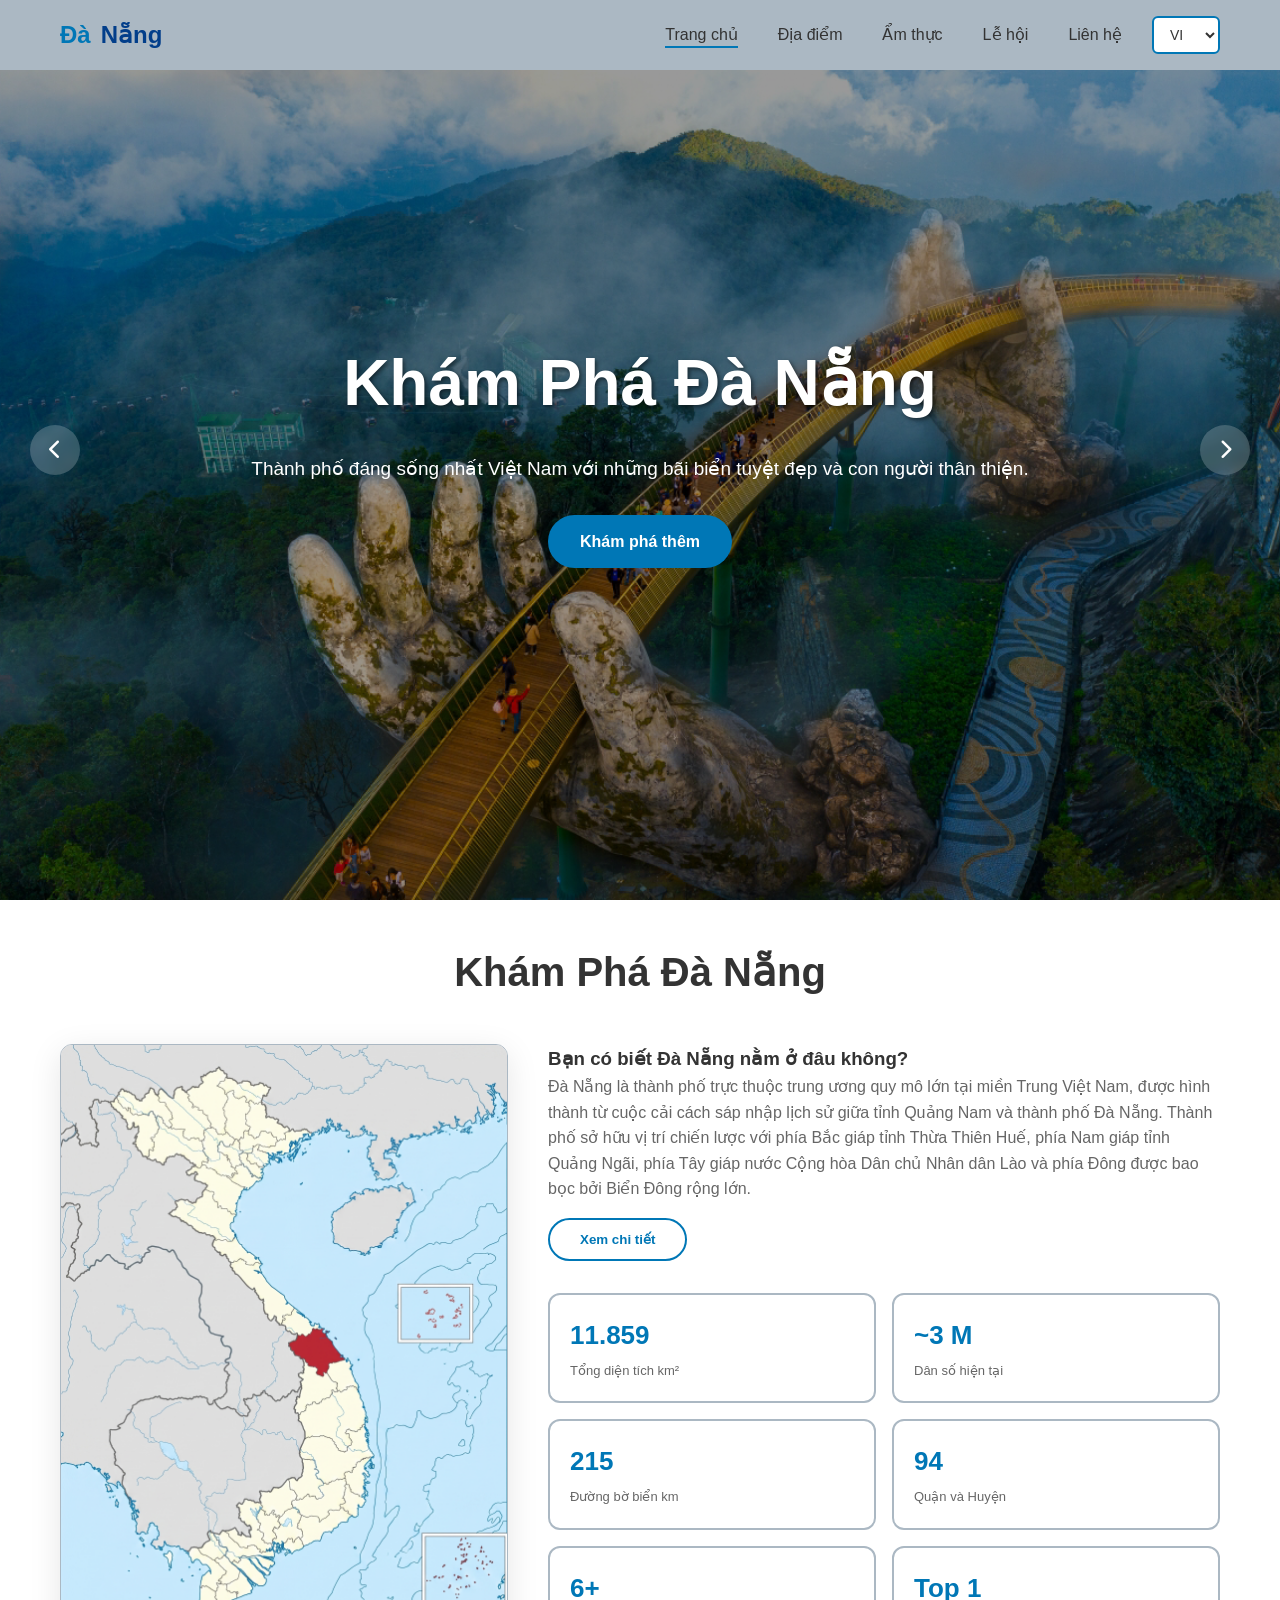
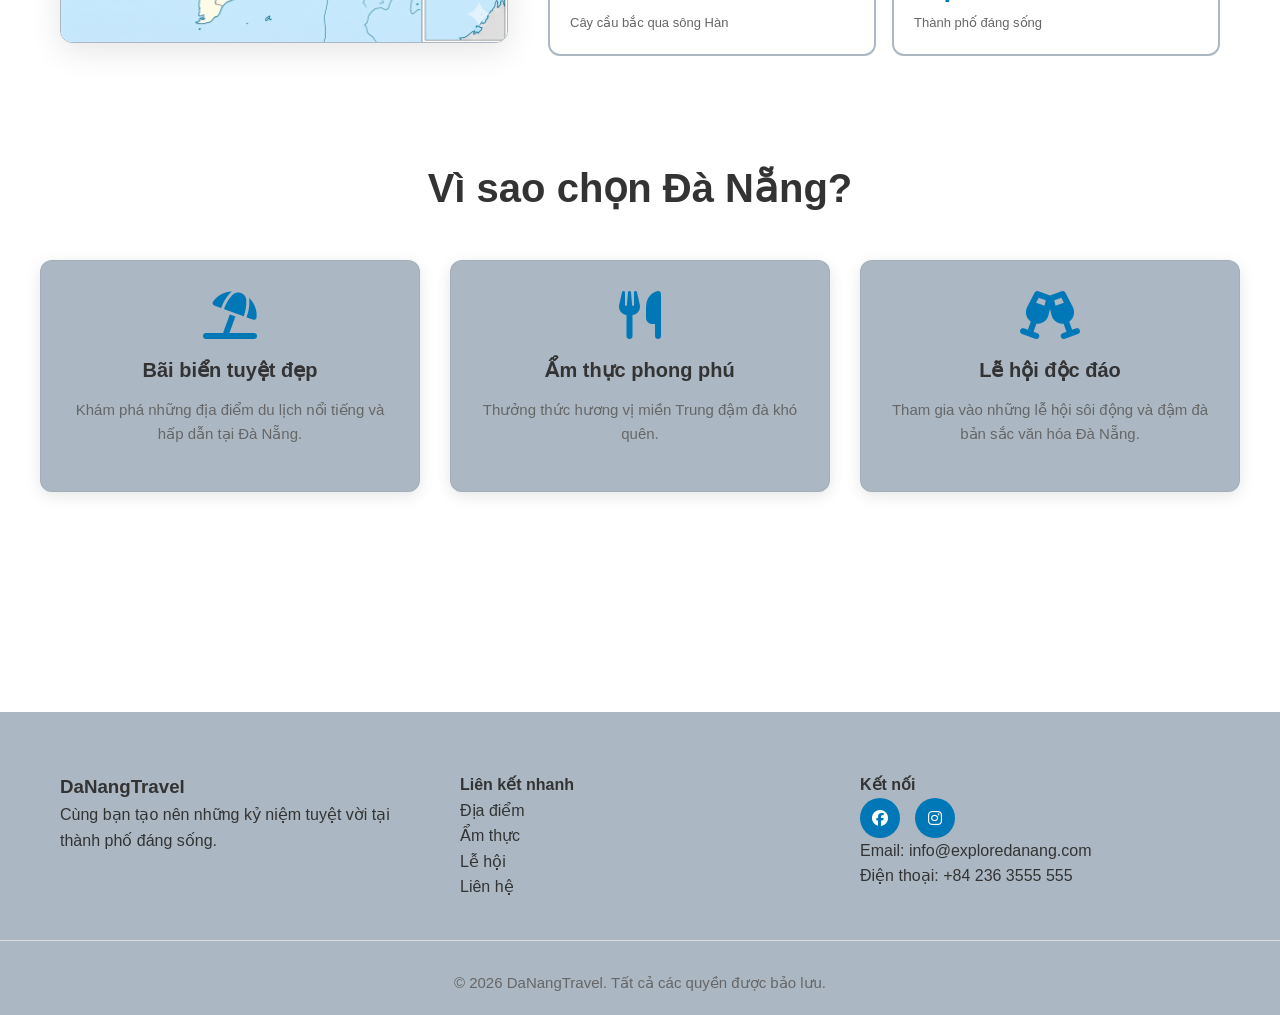
<file: index.html>
<!DOCTYPE html>
<html lang="vi">
<head>
    <meta charset="UTF-8">
    <meta name="viewport" content="width=device-width, initial-scale=1.0">
    <meta name="description" content="Khám phá Đà Nẵng - Thành phố đáng sống nhất Việt Nam. Trải nghiệm du lịch tuyệt vời.">
    <title>Đà Nẵng Travel | Khám Phá Thành Phố Biển</title>
    <link rel="stylesheet" href="css/style.css">
    <link rel="stylesheet" href="css/responsive.css">
    <link rel="stylesheet" href="https://cdnjs.cloudflare.com/ajax/libs/font-awesome/6.4.0/css/all.min.css">
    <link rel="icon" href="images/logo.png" type="image/x-icon">
    <script src="js/i18n.js"></script>
</head>
<body>
    <div id="loader" class="loader-container">
        <div class="spinner"></div>
    </div>

    <header class="header" id="header">
        <nav class="navbar container">
            <a href="index.html" class="nav-logo">
                <span class="logo-da">Đà</span>
                <span class="logo-nang">Nẵng</span>
            </a>
            
            <div class="nav-menu" id="nav-menu">
                <ul class="nav-list">
                    <li><a href="index.html" class="nav-link active" data-i18n="home">Trang chủ</a></li>
                    <li><a href="pages/destinations.html" class="nav-link" data-i18n="destinations">Địa điểm</a></li>
                    <li><a href="pages/cuisine.html" class="nav-link" data-i18n="cuisine">Ẩm thực</a></li>
                    <li><a href="pages/festival.html" class="nav-link" data-i18n="festivals">Lễ hội</a></li>
                    <li><a href="pages/contact.html" class="nav-link" data-i18n="contact">Liên hệ</a></li>
                </ul>
                <div class="nav-actions">
                    <select id="lang-toggle" class="lang-select">
                        <option value="vi">VI</option>
                        <option value="en">EN</option>
                    </select>
                </div>
            </div>

            <div class="hamburger" id="hamburger">
                <i class="fa-solid fa-bars"></i>
            </div>
        </nav>
    </header>

    <main>
        <section class="hero">
            <div class="slider" id="hero-slider">
                <div class="slide active" style="background-image: url('images/home/silder1.png');">
                    <div class="hero-content">
                        <h1 data-i18n="hero_title">Khám Phá Đà Nẵng</h1>
                        <p data-i18n="hero_desc">Thành phố đáng sống nhất Việt Nam với những bãi biển tuyệt đẹp và con người thân thiện.</p>
                        <a href="pages/destinations.html" class="btn btn-primary" data-i18n="explore_now" target="_blank">Khám phá ngay</a>
                    </div>
                </div>

                <div class="slide" style="background-image: url('images/home/silder2.jpg');">
                    <div class="hero-content">
                        <h1 data-i18n="hero_title_2">Ẩm Thực Phong Phú</h1>
                        <p data-i18n="hero_desc_2">Thưởng thức những món ăn đặc sản của miền Trung với hương vị độc đáo.</p>
                        <a href="pages/cuisine.html" class="btn btn-primary" data-i18n="explore_now" target="_blank">Khám phá ngay</a>
                    </div>
                </div>

                <div class="slide" style="background-image: url('images/home/silder3.jpg');">
                    <div class="hero-content">
                        <h1 data-i18n="hero_title_3">Lễ Hội Đặc Sắc</h1>
                        <p data-i18n="hero_desc_3">Trải nghiệm những lễ hội truyền thống của Đà Nẵng với không khí sôi động và đầy màu sắc.</p>
                        <a href="pages/festival.html" class="btn btn-primary" data-i18n="explore_now" target="_blank">Khám phá ngay</a>
                    </div>
                </div>
            </div>

            <div class="slider-controls">
                <button id="prev-slide"><i class="fa-solid fa-chevron-left"></i></button>
                <button id="next-slide"><i class="fa-solid fa-chevron-right"></i></button>
            </div>
        </section>

        <section class="danang-section fade-in" id="danang">
            <div class="container">
                <h2 class="section-title" data-i18n="danang_title">Khám Phá Đà Nẵng</h2>
                <div class="map-grid">
                    <div class="map-image-wrapper">
                        <img src="images/home/maps.png" alt="Bản đồ Đà Nẵng" loading="lazy">
                    </div>
                    
                    <div class="map-content">
                        <h3 data-i18n="danang_heading">Bạn có biết Đà Nẵng nằm ở đâu không?</h3>
                        <p data-i18n="danang_desc_1">Đà Nẵng là thành phố trực thuộc trung ương quy mô lớn tại miền Trung Việt Nam, được hình thành từ cuộc cải cách sáp nhập lịch sử giữa tỉnh Quảng Nam và thành phố Đà Nẵng. Thành phố sở hữu vị trí chiến lược với phía Bắc giáp tỉnh Thừa Thiên Huế, phía Nam giáp tỉnh Quảng Ngãi, phía Tây giáp nước Cộng hòa Dân chủ Nhân dân Lào và phía Đông được bao bọc bởi Biển Đông rộng lớn.</p>

                        <div id="danang-more" class="expand-content hidden">
                            <p data-i18n="danang_desc_2">Với diện tích tự nhiên mở rộng lên đến 11.867,18 km², Đà Nẵng nổi tiếng với những bãi biển cát trắng miên man dọc dải duyên hải, từ bãi biển Mỹ Khê quyến rũ bậc nhất hành tinh đến các vùng vịnh và bờ biển nguyên sơ trù phú trải dài.</p>
                            <p data-i18n="danang_desc_3">Địa hình thành phố vô cùng đa dạng, hòa quyện giữa hệ thống núi cao hùng vĩ ở phía Tây, các vùng đồng bằng duyên hải rộng lớn, hệ thống sông ngòi dày đặc cùng các danh thắng nổi tiếng như bán đảo Sơn Trà, Ngũ Hành Sơn và cụm đảo Cù Lao Chàm mang đậm giá trị văn hóa sinh thái.</p>
                            <p data-i18n="danang_desc_4">Về mặt hành chính, thành phố Đà Nẵng mới có quy mô dân số vượt trên 3 triệu người và được tổ chức tinh gọn với 94 đơn vị hành chính cấp xã trực thuộc, bao gồm 23 phường, 70 xã và 1 đặc khu Hoàng Sa, khẳng định mạnh mẽ vị thế một siêu đô thị văn minh, hiện đại và đáng sống.</p>
                        </div>                        
                        <button class="btn btn-outline expand-toggle" data-target="danang-more" data-i18n="read_more">Xem thêm</button>
                        
                        <div class="fact-cards">
                            <div class="fact-card">
                                <div class="fact-number">11.859</div>
                                <div class="fact-label" data-i18n="fact_area_dn">Tổng diện tích km²</div>
                            </div>
                            <div class="fact-card">
                                <div class="fact-number">~3 M</div>
                                <div class="fact-label" data-i18n="fact_pop_dn">Dân số hiện tại</div>
                            </div>
                            <div class="fact-card">
                                <div class="fact-number">215</div>
                                <div class="fact-label" data-i18n="fact_coast_dn">Đường bờ biển km</div>
                            </div>
                            <div class="fact-card">
                                <div class="fact-number">94</div>
                                <div class="fact-label" data-i18n="fact_districts">Đơn vị cấp xã</div>
                            </div>
                            <div class="fact-card">
                                <div class="fact-number">6+</div>
                                <div class="fact-label" data-i18n="fact_bridges">Cây cầu bắc qua sông Hàn</div>
                            </div>
                            <div class="fact-card">
                                <div class="fact-number">Top 1</div>
                                <div class="fact-label" data-i18n="fact_livable">Thành phố đáng sống</div>
                            </div>
                        </div>
                    </div>
                </div>
            </div>
        </section>

        <section class="intro container fade-in">
            <h2 class="section-title" data-i18n="why_danang">Vì sao chọn Đà Nẵng?</h2>
            <div class="features-grid">

                <a href="pages/destinations.html" target="_blank">
                <div class="feature-card">
                    <i class="fa-solid fa-umbrella-beach"></i>
                    <h3 data-i18n="beautiful_beach">Địa điểm du lịch nổi tiếng</h3>
                    <p data-i18n="beach_desc">Khám phá những địa điểm du lịch nổi tiếng và hấp dẫn tại Đà Nẵng.</p>
                </div>
                </a>
                <a href="pages/cuisine.html" target="_blank">
                <div class="feature-card">
                    <i class="fa-solid fa-utensils"></i>
                    <h3 data-i18n="tasty_food">Ẩm thực phong phú</h3>
                    <p data-i18n="food_desc">Thưởng thức hương vị miền Trung đậm đà khó quên.</p>
                </div>
                </a>
                <a href="pages/festival.html" target="_blank">
                <div class="feature-card">
                    <i class="fa-solid fa-champagne-glasses"></i>
                    <h3 data-i18n="uni_festival">Lễ hội độc đáo</h3>
                    <p data-i18n="festival_desc">Tham gia vào những lễ hội sôi động và đậm đà bản sắc văn hóa Đà Nẵng.</p>
                </div>
                </a>
            </div>
        </section>
    </main>

    <footer class="footer">
        <div class="container footer-content">
            <div class="footer-col">
                <h3>DaNang<span>Travel</span></h3>
                <p data-i18n="footer_desc">Cùng bạn tạo nên những kỷ niệm tuyệt vời tại thành phố đáng sống.</p>
            </div>
            <div class="footer-col">
                <h4 data-i18n="quick_links">Liên kết nhanh</h4>
                <ul>
                    <li><a href="pages/destinations.html" data-i18n="destinations">Địa điểm</a></li>
                    <li><a href="pages/cuisine.html" data-i18n="cuisine">Ẩm thực</a></li>
                    <li><a href="pages/festival.html" data-i18n="festivals">Lễ hội</a></li>
                    <li><a href="pages/contact.html" data-i18n="contact">Liên hệ</a></li>
                </ul>
            </div>
            <div class="footer-col">
                <h4 data-i18n="connect">Kết nối</h4>
                <div class="social-links">
                    <a href="pages/404error.html"><i class="fa-brands fa-facebook"></i></a>
                    <a href="pages/404error.html"><i class="fa-brands fa-instagram"></i></a>
                </div>
                <p class="footer-contact">
                    <span data-i18n="email">Email</span>: info@exploredanang.com<br>
                    <span data-i18n="phone">Điện thoại</span>: +84 236 3555 555
                </p>
            </div>
        </div>
        <div class="footer-bottom">
            <p data-i18n="all_rights">&copy; 2026 DaNangTravel. Tất cả các quyền được bảo lưu.</p>
        </div>
    </footer>

    <button id="back-to-top"><i class="fa-solid fa-arrow-up"></i></button>

    <script src="js/main.js"></script>
    <script src="js/slider.js"></script>

</body>
</html>
</file>
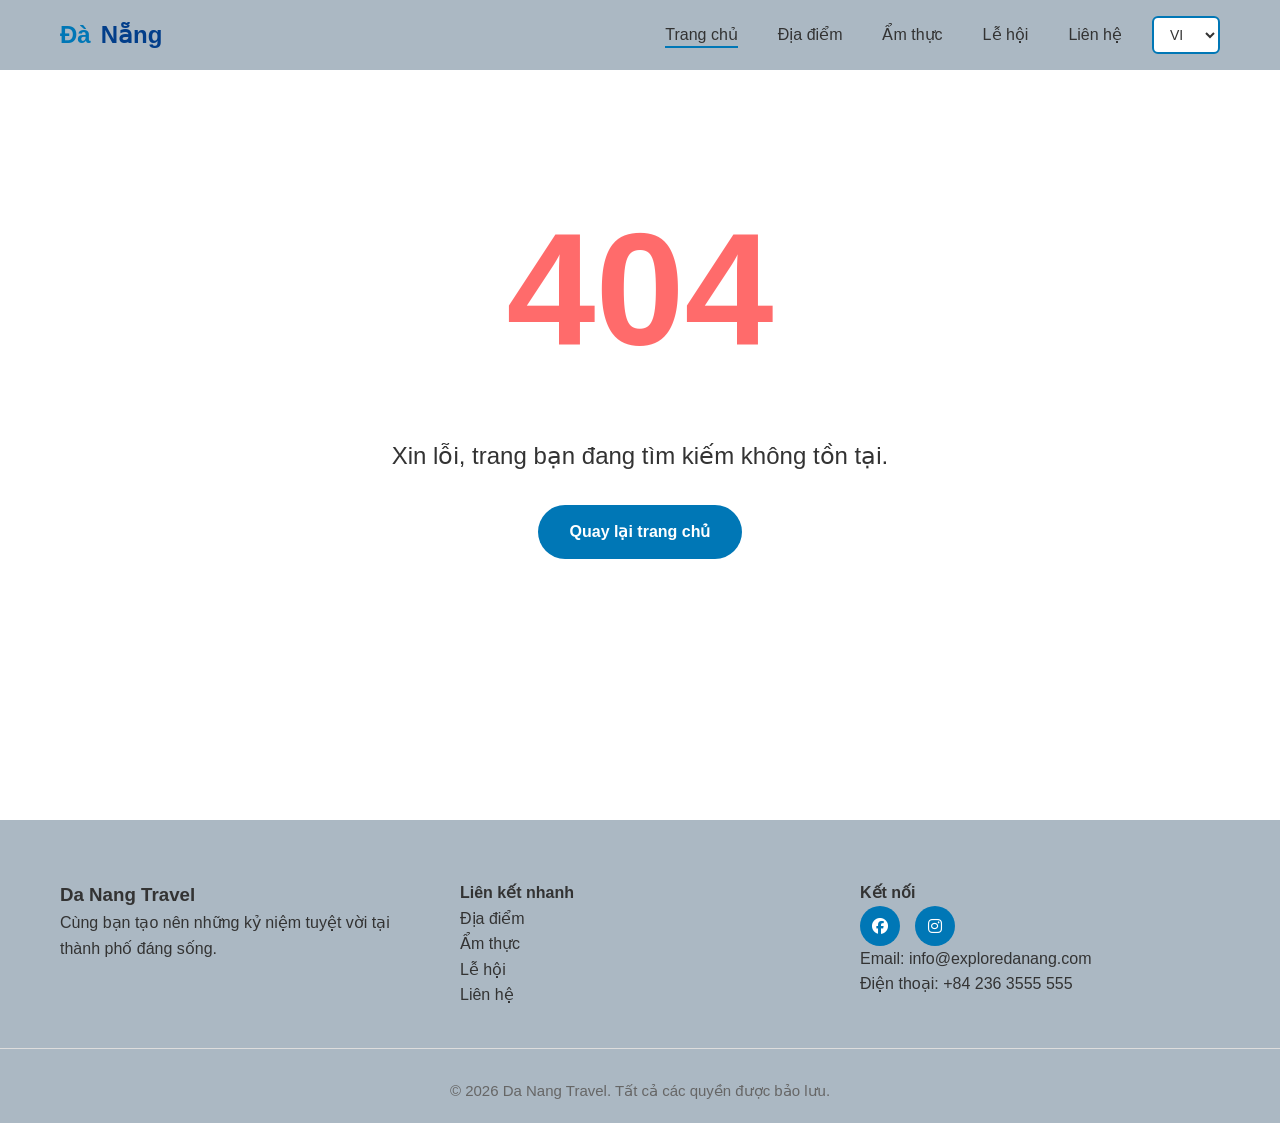
<file: pages/404error.html>
<!DOCTYPE html>
<html lang="vi">
<head>
    <meta charset="UTF-8">
    <meta name="viewport" content="width=device-width, initial-scale=1.0">
    <meta name="description" content="Khám phá Đà Nẵng - Thành phố đáng sống nhất Việt Nam. Trải nghiệm du lịch tuyệt vời.">
    <title>404 Errors</title>
    <link rel="icon" href="../images/logo.png" type="image/x-icon">
    <link rel="stylesheet" href="../css/style.css">
    <link rel="stylesheet" href="../css/responsive.css">
    <link rel="stylesheet" href="https://cdnjs.cloudflare.com/ajax/libs/font-awesome/6.4.0/css/all.min.css">

    <style>
    .error-section {
        display: flex;
        align-items: center;
        justify-content: center;
        height: 80vh;
        text-align: center;
    }
    .error-code {
        font-size: 10rem;
        color: #ff6b6b;
        margin-bottom: 20px;
    }
    .error-message {
        font-size: 1.5rem;
        color: #333;
        margin-bottom: 30px;
    }
    </style>
</head>
<body>
    <div id="loader" class="loader-container">
        <div class="spinner"></div>
    </div>

    <header class="header" id="header">
        <nav class="navbar container">
            <a href="../index.html" class="nav-logo">
                <span class="logo-da">Đà</span>
                <span class="logo-nang">Nẵng</span>
            </a>
            
            <div class="nav-menu" id="nav-menu">
                <ul class="nav-list">
                    <li><a href="index.html" class="nav-link active" data-i18n="home">Trang chủ</a></li>
                    <li><a href="pages/destinations.html" class="nav-link" data-i18n="destinations">Địa điểm</a></li>
                    <li><a href="pages/cuisine.html" class="nav-link" data-i18n="cuisine">Ẩm thực</a></li>
                    <li><a href="pages/festival.html" class="nav-link" data-i18n="festivals">Lễ hội</a></li>
                    <li><a href="pages/contact.html" class="nav-link" data-i18n="contact">Liên hệ</a></li>
                </ul>
                <div class="nav-actions">
                    <select id="lang-toggle" class="lang-select">
                        <option value="vi">VI</option>
                        <option value="en">EN</option>
                    </select>
                </div>
            </div>

            <div class="hamburger" id="hamburger">
                <i class="fa-solid fa-bars"></i>
            </div>
        </nav>
    </header>

    <main>
        <section class="error-section">
            <div class="container error-content">
                <h1 class="error-code">404</h1>
                <p class="error-message" data-i18n="error_message">Xin lỗi, trang bạn đang tìm kiếm không tồn tại.</p>
                <a href="../index.html" class="btn btn-primary" data-i18n="back_home">Quay lại trang chủ</a>
            </div>
        </section>
    </main>

    <footer class="footer">
        <div class="container footer-content">
            <div class="footer-col">
                <h3>Da Nang <span>Travel</span></h3>
                <p data-i18n="footer_desc">Cùng bạn tạo nên những kỷ niệm tuyệt vời tại thành phố đáng sống.</p>
            </div>
            <div class="footer-col">
                <h4 data-i18n="quick_links">Liên kết nhanh</h4>
                <ul>
                    <li><a href="pages/destinations.html" data-i18n="destinations">Địa điểm</a></li>
                    <li><a href="pages/cuisine.html" data-i18n="cuisine">Ẩm thực</a></li>
                    <li><a href="pages/festival.html" data-i18n="festivals">Lễ hội</a></li>
                    <li><a href="pages/contact.html" data-i18n="contact">Liên hệ</a></li>
                </ul>
            </div>
            <div class="footer-col">
                <h4 data-i18n="connect">Kết nối</h4>
                <div class="social-links">
                    <a href="pages/404error.html"><i class="fa-brands fa-facebook"></i></a>
                    <a href="pages/404error.html"><i class="fa-brands fa-instagram"></i></a>
                </div>
                <p class="footer-contact">
                    <span data-i18n="email">Email</span>: info@exploredanang.com<br>
                    <span data-i18n="phone">Điện thoại</span>: +84 236 3555 555
                </p>
            </div>
        </div>
        <div class="footer-bottom">
            <p data-i18n="all_rights">&copy; 2026 Da Nang Travel. Tất cả các quyền được bảo lưu.</p>
        </div>
    </footer>

    <button id="back-to-top"><i class="fa-solid fa-arrow-up"></i></button>

    <script src="../js/main.js"></script>
</body>
</html>
</file>
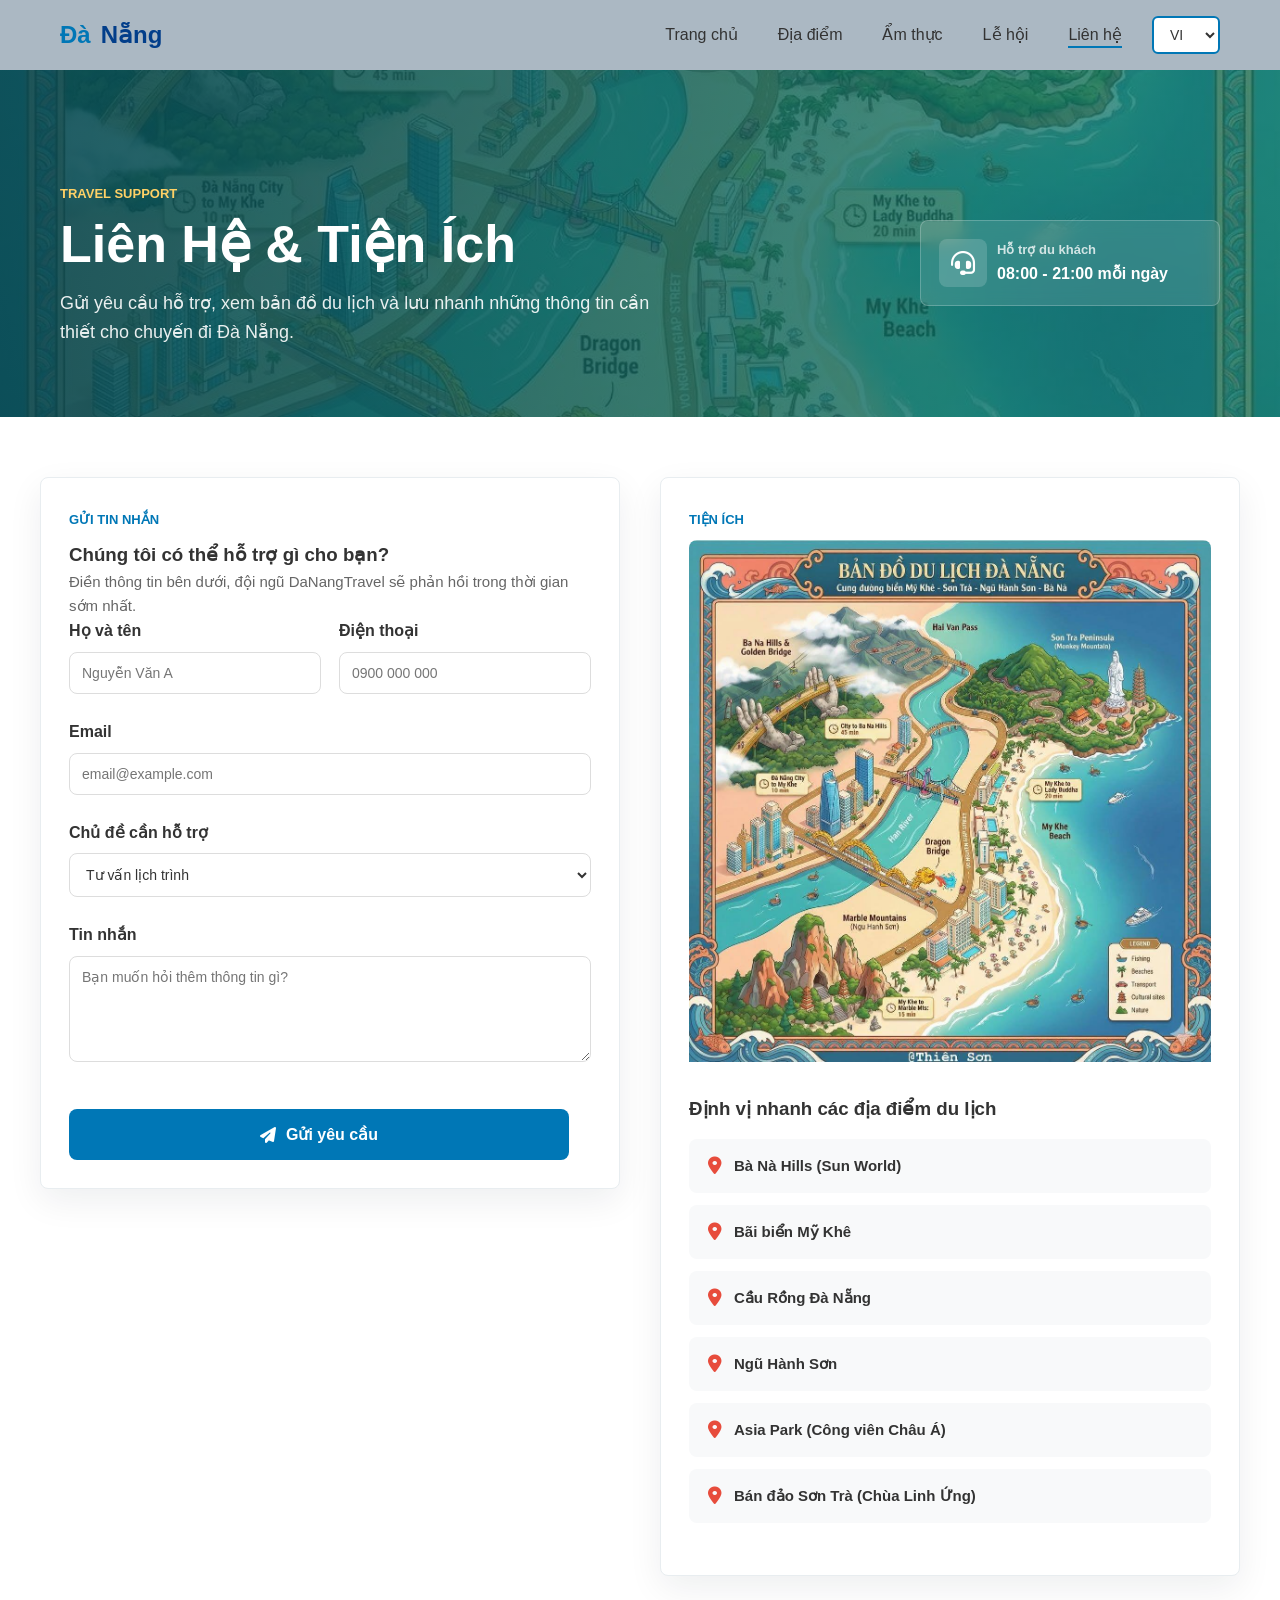
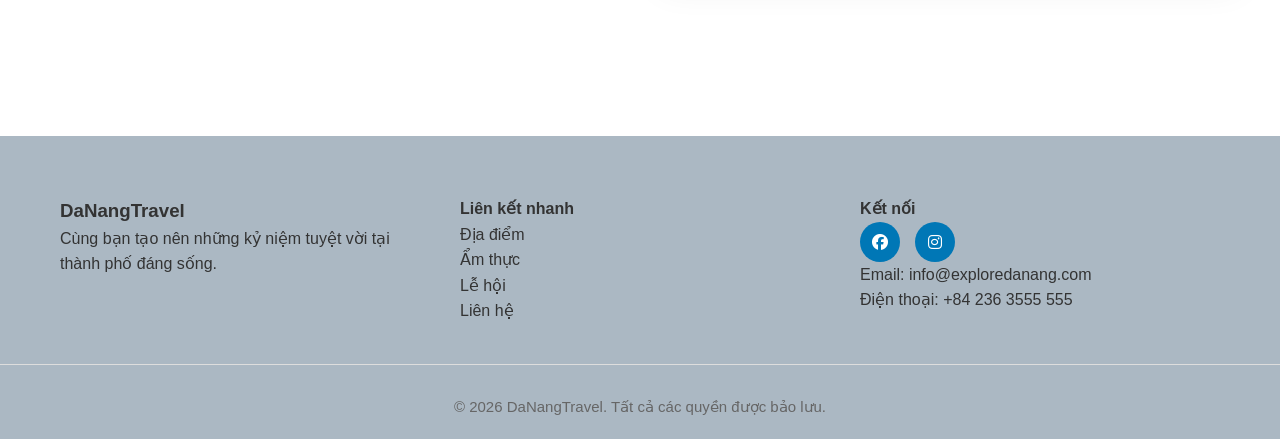
<file: pages/contact.html>
<!DOCTYPE html>
<html lang="vi">
<head>
    <meta charset="UTF-8">
    <meta name="viewport" content="width=device-width, initial-scale=1.0">
    <meta name="description" content="Liên hệ với Đà Nẵng Travel">
    <title>Liên Hệ | Đà Nẵng Travel</title>
    <link rel="icon" href="../images/logo.png" type="image/x-icon">
    <link rel="stylesheet" href="../css/style.css">
    <link rel="stylesheet" href="../css/responsive.css">
    <link rel="stylesheet" href="https://cdnjs.cloudflare.com/ajax/libs/font-awesome/6.4.0/css/all.min.css">
    <script src="../js/i18n.js"></script>
</head>
<body>
    <div id="loader" class="loader-container">
        <div class="spinner"></div>
    </div>

    <header class="header" id="header">
        <nav class="navbar container">
            <a href="../index.html" class="nav-logo">
                <span class="logo-da">Đà</span>
                <span class="logo-nang">Nẵng</span>
            </a>
            
            <div class="nav-menu" id="nav-menu">
                <ul class="nav-list">
                    <li><a href="../index.html" class="nav-link" data-i18n="home">Trang chủ</a></li>
                    <li><a href="destinations.html" class="nav-link" data-i18n="destinations">Địa điểm</a></li>
                    <li><a href="cuisine.html" class="nav-link" data-i18n="cuisine">Ẩm thực</a></li>
                    <li><a href="festival.html" class="nav-link" data-i18n="festivals">Lễ hội</a></li>
                    <li><a href="contact.html" class="nav-link active" data-i18n="contact">Liên hệ</a></li>
                </ul>
                <div class="nav-actions">
                    <select id="lang-toggle" class="lang-select">
                        <option value="vi">VI</option>
                        <option value="en">EN</option>
                    </select>
                </div>
            </div>

            <div class="hamburger" id="hamburger">
                <i class="fa-solid fa-bars"></i>
            </div>
        </nav>
    </header>

    <main>
        <section class="contact-hero contact-hero-pro">
            <div class="container contact-hero-layout">
                <div>
                    <span class="section-kicker" data-i18n="contact_kicker">Travel Support</span>
                    <h1 data-i18n="contact_hero_title">Liên Hệ & Tiện Ích</h1>
                    <p data-i18n="contact_hero_desc">Gửi yêu cầu hỗ trợ, xem bản đồ du lịch và lưu nhanh những thông tin cần thiết cho chuyến đi Đà Nẵng.</p>
                </div>
                <div class="contact-hero-card">
                    <i class="fa-solid fa-headset"></i>
                    <div>
                        <span data-i18n="tourist_support">Hỗ trợ du khách</span>
                        <strong data-i18n="support_time">08:00 - 21:00 mỗi ngày</strong>
                    </div>
                </div>
            </div>
        </section>

        <section class="contact-section container fade-in">
            <div class="contact-container contact-two-cols">
                <div class="contact-form-wrapper contact-panel">
                    <span class="section-kicker" data-i18n="send_message_kicker">Gửi tin nhắn</span>
                    <h3 data-i18n="contact_form_title">Chúng tôi có thể hỗ trợ gì cho bạn?</h3>
                    <p class="panel-desc" data-i18n="contact_form_desc">Điền thông tin bên dưới, đội ngũ DaNangTravel sẽ phản hồi trong thời gian sớm nhất.</p>
                    <form class="contact-form contact-form-pro" id="contactForm">
                        <div class="form-row">
                            <div class="form-group">
                                <label for="name" data-i18n="form_name">Họ và tên</label>
                                <input type="text" id="name" name="name" required data-i18n-attr="placeholder" data-i18n="form_name_placeholder" placeholder="Nguyễn Văn A">
                            </div>
                            <div class="form-group">
                                <label for="phone" data-i18n="form_phone">Điện thoại</label>
                                <input type="tel" id="phone" name="phone" placeholder="0900 000 000">
                            </div>
                        </div>

                        <div class="form-group">
                            <label for="email" data-i18n="form_email">Email</label>
                            <input type="email" id="email" name="email" required placeholder="email@example.com">
                        </div>

                        <div class="form-group">
                            <label for="topic" data-i18n="form_topic">Chủ đề cần hỗ trợ</label>
                            <select id="topic" name="topic">
                                <option data-i18n="topic_1">Tư vấn lịch trình</option>
                                <option data-i18n="topic_2">Ẩm thực và quán ăn</option>
                                <option data-i18n="topic_3">Phương tiện di chuyển</option>
                                <option data-i18n="topic_4">Góp ý dịch vụ</option>
                            </select>
                        </div>

                        <div class="form-group">
                            <label for="message" data-i18n="form_message">Tin nhắn</label>
                            <textarea id="message" name="message" rows="5" required data-i18n-attr="placeholder" data-i18n="form_message_placeholder" placeholder="Bạn muốn hỏi thêm thông tin gì?"></textarea>
                        </div>

                        <button type="submit" class="btn btn-primary">
                            <i class="fa-solid fa-paper-plane"></i>
                            <span data-i18n="send_request">Gửi yêu cầu</span>
                        </button>
                    </form>
                </div>

                <aside class="contact-info-wrapper contact-panel">
                    <span class="section-kicker" data-i18n="utilities_kicker">Tiện ích</span>
                    <div class="map-card">
                        <img src="../images/contacts/maps.jpg" alt="Bản đồ du lịch Đà Nẵng">
                    </div>

                    <div class="info-section info-section-pro">
                        <h3 data-i18n="map_locations_title">Định vị nhanh các địa điểm du lịch</h3>
                        <ul class="map-location-list">
                            <li>
                                <a href="https://maps.app.goo.gl/2V56bH5XWtzYsER28" target="_blank" class="location-link">
                                    <i class="fa-solid fa-location-dot"></i> <span data-i18n="loc_bana">Bà Nà Hills (Sun World)</span>
                                </a>
                            </li>
                            <li>
                                <a href="https://maps.app.goo.gl/snndJpnvwZLaZBeeA" target="_blank" class="location-link">
                                    <i class="fa-solid fa-location-dot"></i> <span data-i18n="loc_mykhe">Bãi biển Mỹ Khê</span>
                                </a>
                            </li>
                            <li>
                                <a href="https://maps.app.goo.gl/TscXvygu4aispD9C6" target="_blank" class="location-link">
                                    <i class="fa-solid fa-location-dot"></i> <span data-i18n="loc_dragonbridge">Cầu Rồng Đà Nẵng</span>
                                </a>
                            </li>
                            <li>
                                <a href="https://maps.app.goo.gl/pKVUrS93VmHtV5P26" target="_blank" class="location-link">
                                    <i class="fa-solid fa-location-dot"></i> <span data-i18n="loc_marblemts">Ngũ Hành Sơn</span>
                                </a>
                            </li>
                            <li>
                                <a href="https://maps.app.goo.gl/WnBaU13UH2ojrCeB7" target="_blank" class="location-link">
                                    <i class="fa-solid fa-location-dot"></i> <span data-i18n="loc_asiapark">Asia Park (Công viên Châu Á)</span>
                                </a>
                            </li>
                            <li>
                                <a href="https://maps.app.goo.gl/cYUV4ZKNvJNYQLCWA" target="_blank" class="location-link">
                                    <i class="fa-solid fa-location-dot"></i> <span data-i18n="loc_sontra">Bán đảo Sơn Trà (Chùa Linh Ứng)</span>
                                </a>
                            </li>
                        </ul>
                    </div>
                </aside>
            </div>
        </section>
    </main>

    <footer class="footer">
        <div class="container footer-content">
            <div class="footer-col">
                <h3>DaNang<span>Travel</span></h3>
                <p data-i18n="footer_desc">Cùng bạn tạo nên những kỷ niệm tuyệt vời tại thành phố đáng sống.</p>
            </div>
            <div class="footer-col">
                <h4 data-i18n="quick_links">Liên kết nhanh</h4>
                <ul>
                    <li><a href="destinations.html" data-i18n="destinations">Địa điểm</a></li>
                    <li><a href="cuisine.html" data-i18n="cuisine">Ẩm thực</a></li>
                    <li><a href="festival.html" data-i18n="festivals">Lễ hội</a></li>
                    <li><a href="contact.html" data-i18n="contact">Liên hệ</a></li>
                </ul>
            </div>
            <div class="footer-col">
                <h4 data-i18n="connect">Kết nối</h4>
                <div class="social-links">
                    <a href="404error.html"><i class="fa-brands fa-facebook"></i></a>
                    <a href="404error.html"><i class="fa-brands fa-instagram"></i></a>
                </div>
                <p class="footer-contact">
                    <span data-i18n="email">Email</span>: info@exploredanang.com<br>
                    <span data-i18n="phone">Điện thoại</span>: +84 236 3555 555
                </p>
            </div>
        </div>
        <div class="footer-bottom">
            <p data-i18n="all_rights">&copy; 2026 DaNangTravel. Tất cả các quyền được bảo lưu.</p>
        </div>
    </footer>

    <button id="back-to-top"><i class="fa-solid fa-arrow-up"></i></button>

    <script src="../js/main.js"></script>
    <script>
        // Handle contact form submission (demo)
        const contactForm = document.getElementById('contactForm');
        if (contactForm) {
            contactForm.addEventListener('submit', (e) => {
                e.preventDefault();
                alert('Cảm ơn bạn đã gửi tin nhắn! Chúng tôi sẽ phản hồi sớm.\n\nThank you for your message! We will respond soon.');
                contactForm.reset();
            });
        }
    </script>
</body>
</html>
</file>
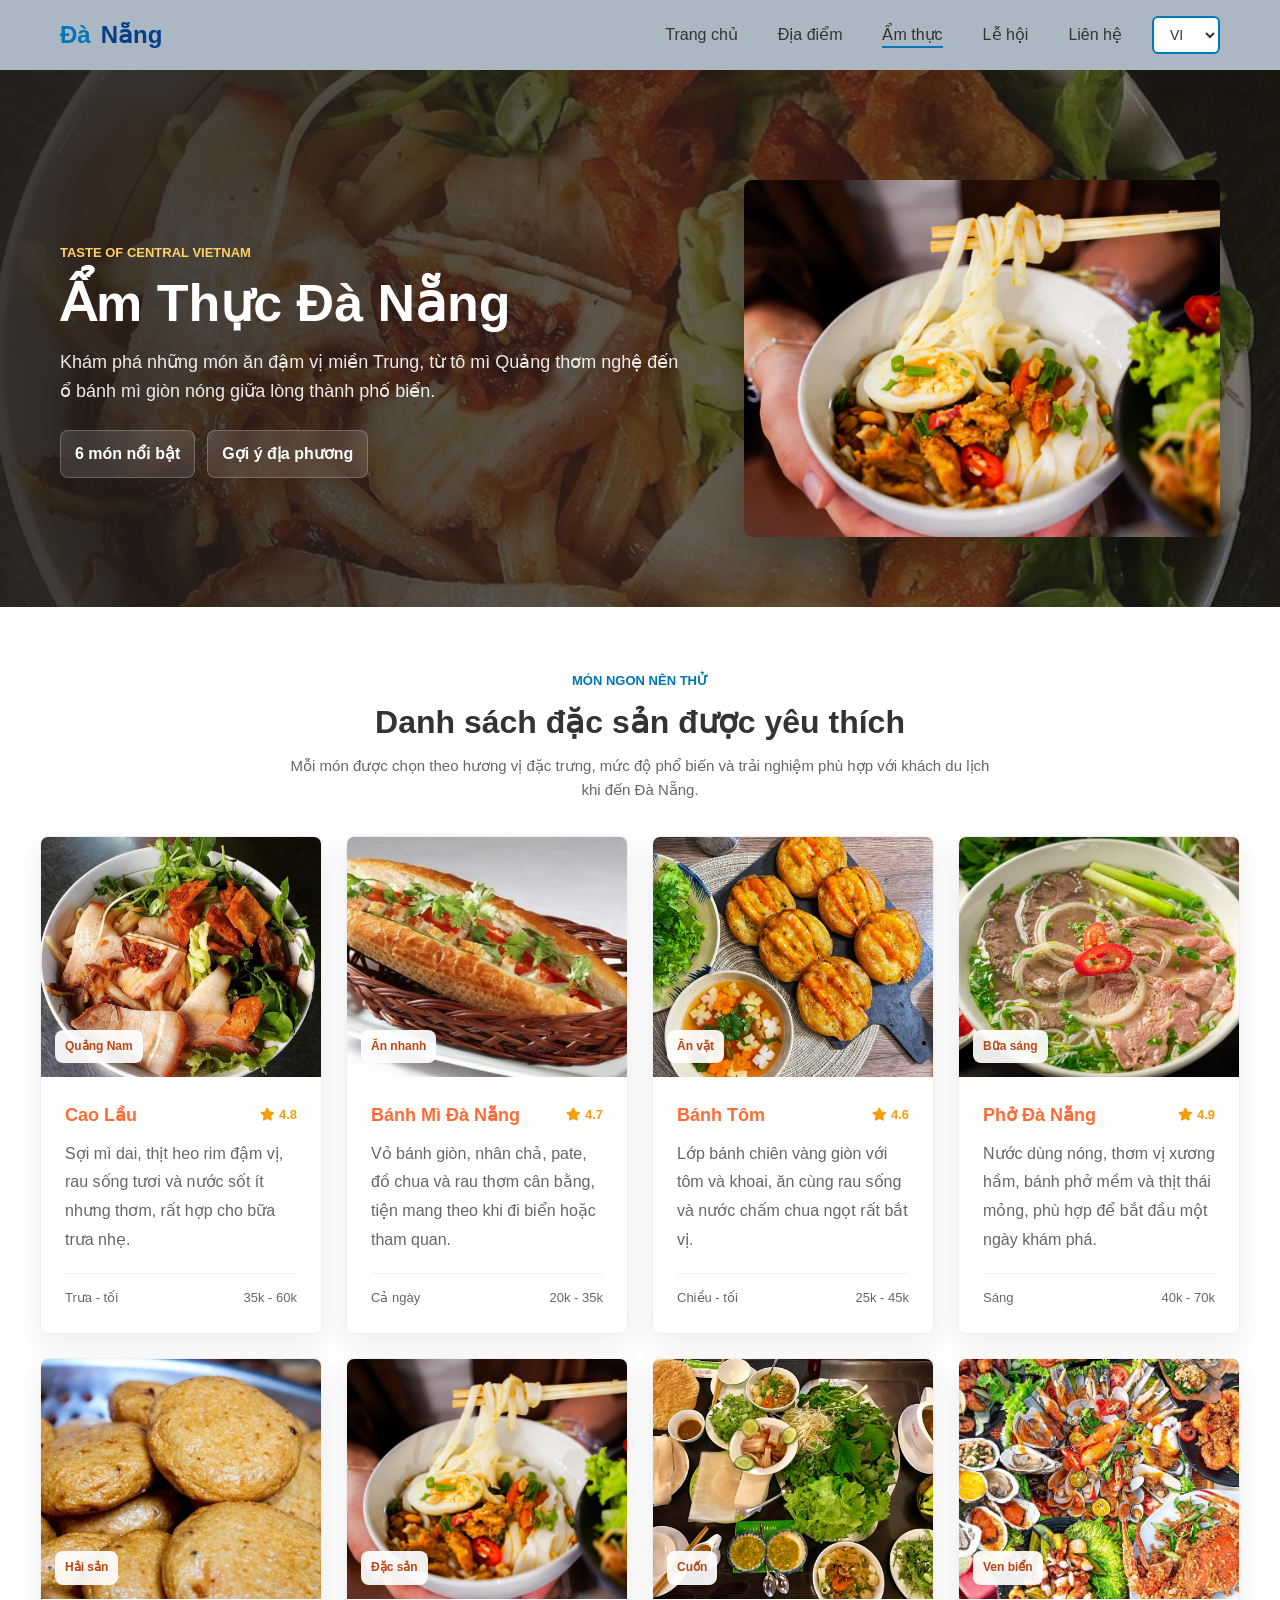
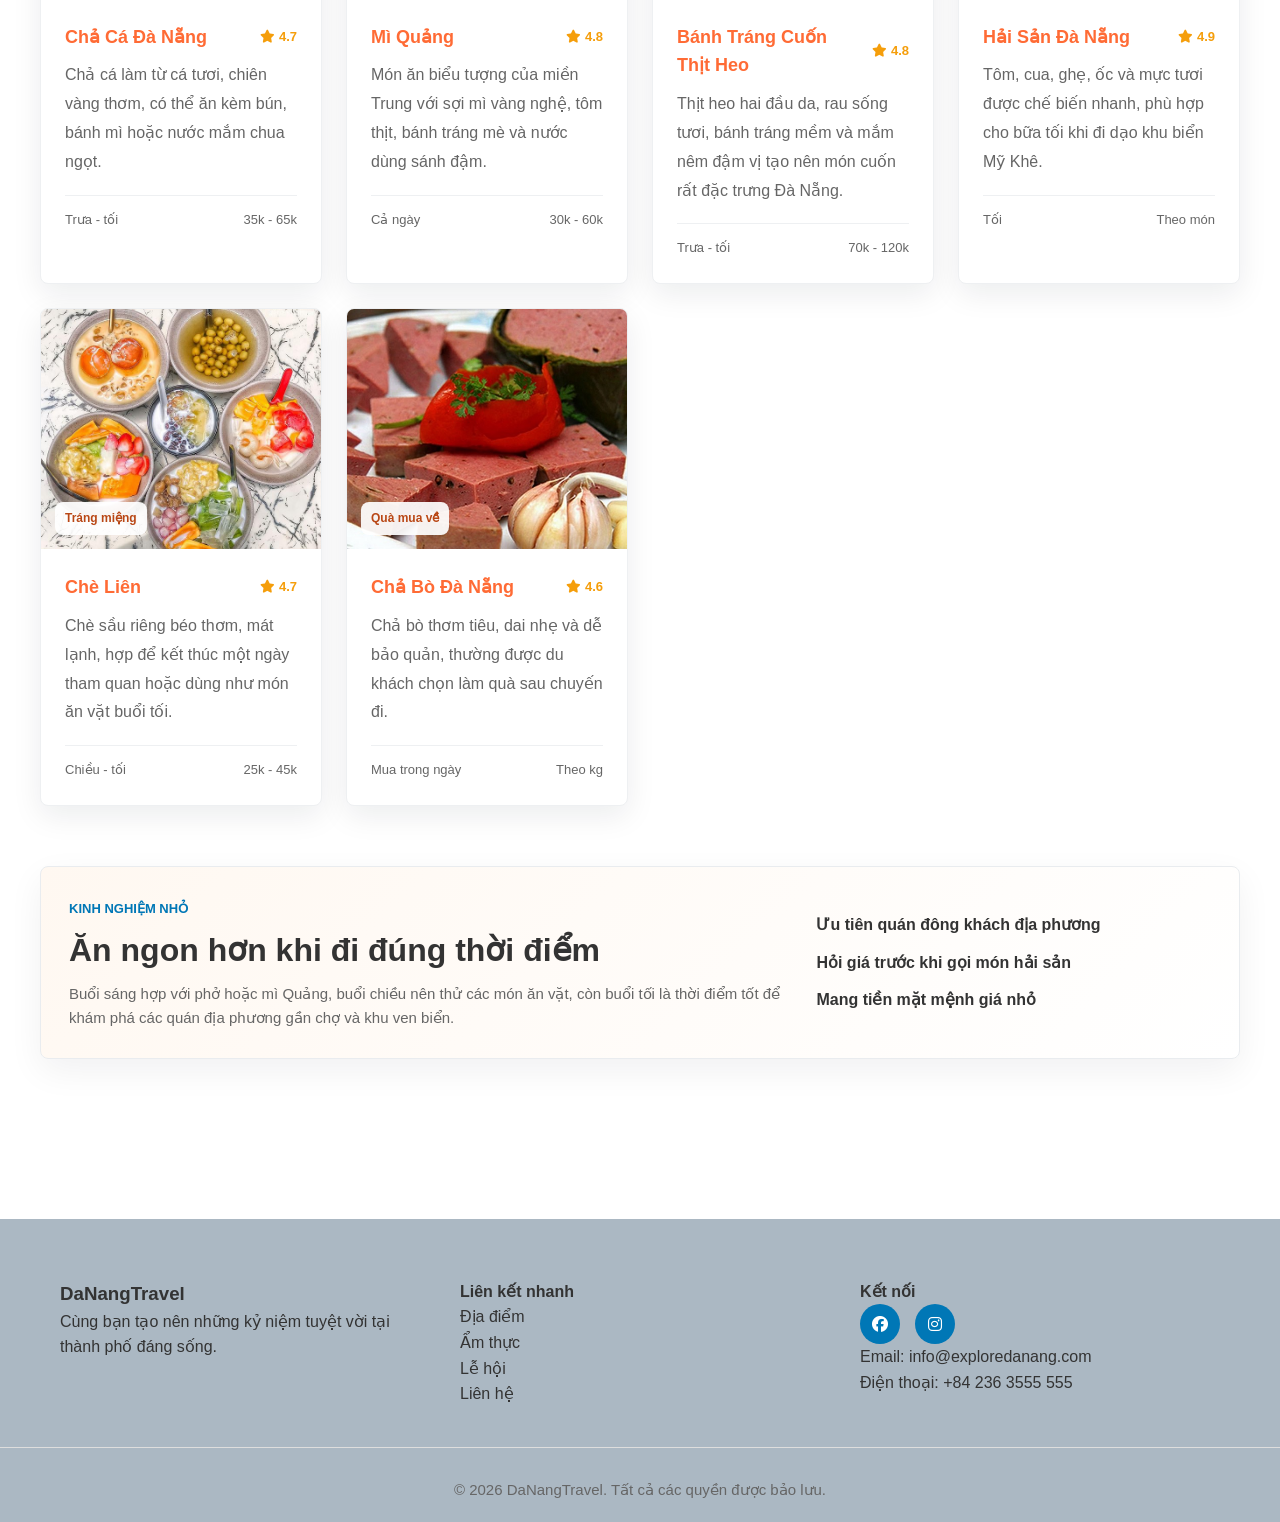
<file: pages/cuisine.html>
<!DOCTYPE html>
<html lang="vi">
<head>
    <meta charset="UTF-8">
    <meta name="viewport" content="width=device-width, initial-scale=1.0">
    <meta name="description" content="Khám phá ẩm thực đặc sắc của Đà Nẵng">
    <title>Ẩm Thực | Đà Nẵng Travel</title>
    <link rel="icon" href="../images/logo.png" type="image/x-icon">
    <link rel="stylesheet" href="../css/style.css">
    <link rel="stylesheet" href="../css/responsive.css">
    <link rel="stylesheet" href="https://cdnjs.cloudflare.com/ajax/libs/font-awesome/6.4.0/css/all.min.css">
    <script src="../js/i18n.js"></script>
</head>
<body>
    <div id="loader" class="loader-container">
        <div class="spinner"></div>
    </div>

    <header class="header" id="header">
        <nav class="navbar container">
            <a href="../index.html" class="nav-logo">
                <span class="logo-da">Đà</span>
                <span class="logo-nang">Nẵng</span>
            </a>
            
            <div class="nav-menu" id="nav-menu">
                <ul class="nav-list">
                    <li><a href="../index.html" class="nav-link" data-i18n="home">Trang chủ</a></li>
                    <li><a href="destinations.html" class="nav-link" data-i18n="destinations">Địa điểm</a></li>
                    <li><a href="cuisine.html" class="nav-link active" data-i18n="cuisine">Ẩm thực</a></li>
                    <li><a href="festival.html" class="nav-link" data-i18n="festivals">Lễ hội</a></li>
                    <li><a href="contact.html" class="nav-link" data-i18n="contact">Liên hệ</a></li>
                </ul>
                <div class="nav-actions">
                    <select id="lang-toggle" class="lang-select">
                        <option value="vi">VI</option>
                        <option value="en">EN</option>
                    </select>
                </div>
            </div>

            <div class="hamburger" id="hamburger">
                <i class="fa-solid fa-bars"></i>
            </div>
        </nav>
    </header>

    <main>
        <section class="cuisine-hero cuisine-hero-pro">
            <div class="container cuisine-hero-layout">
                <div class="cuisine-hero-copy">
                    <span class="section-kicker" data-i18n="taste_central">Taste of Central Vietnam</span>
                    <h1 data-i18n="danang_cuisine">Ẩm Thực Đà Nẵng</h1>
                    <p data-i18n="danang_cuisine_desc">Khám phá những món ăn đậm vị miền Trung, từ tô mì Quảng thơm nghệ đến ổ bánh mì giòn nóng giữa lòng thành phố biển.</p>
                    <div class="hero-highlights">
                        <span data-i18n="highlight_6_dishes"><i class="fa-solid fa-bowl-food"></i> 6 món nổi bật</span>
                        <span data-i18n="local_recommend"><i class="fa-solid fa-location-dot"></i> Gợi ý địa phương</span>
                    </div>
                </div>
                <div class="cuisine-hero-image">
                    <img src="../images/cuisine/mi-quang.jpg" alt="Mì Quảng Đà Nẵng">
                </div>
            </div>
        </section>

        <section class="cuisine-section container fade-in">
            <div class="section-heading">
                <span class="section-kicker" data-i18n="must_try">Món ngon nên thử</span>
                <h2 data-i18n="fav_specialties">Danh sách đặc sản được yêu thích</h2>
                <p data-i18n="fav_specialties_desc">Mỗi món được chọn theo hương vị đặc trưng, mức độ phổ biến và trải nghiệm phù hợp với khách du lịch khi đến Đà Nẵng.</p>
            </div>

            <div class="cuisine-grid cuisine-grid-pro">
                <article class="cuisine-card cuisine-card-pro">
                    <div class="card-image">
                        <img src="../images/cuisine/cao-lau.jpeg" alt="Cao Lầu">
                        <span class="food-tag" data-i18n="quang_nam">Quảng Nam</span>
                    </div>
                    <div class="card-content">
                        <div class="card-title-row">
                            <h3 data-i18n="cao_lau">Cao Lầu</h3>
                            <span><i class="fa-solid fa-star"></i> 4.8</span>
                        </div>
                        <p data-i18n="cao_lau_detail">Sợi mì dai, thịt heo rim đậm vị, rau sống tươi và nước sốt ít nhưng thơm, rất hợp cho bữa trưa nhẹ.</p>
                        <div class="card-meta">
                            <span data-i18n="lunch_dinner"><i class="fa-solid fa-clock"></i> Trưa - tối</span>
                            <span data-i18n="price_35_60"><i class="fa-solid fa-wallet"></i> 35k - 60k</span>
                        </div>
                    </div>
                </article>

                <article class="cuisine-card cuisine-card-pro">
                    <div class="card-image">
                        <img src="../images/cuisine/banh-mi.jpg" alt="Bánh mì Đà Nẵng">
                        <span class="food-tag" data-i18n="fast_food">Ăn nhanh</span>
                    </div>
                    <div class="card-content">
                        <div class="card-title-row">
                            <h3 data-i18n="banh_mi">Bánh Mì Đà Nẵng</h3>
                            <span><i class="fa-solid fa-star"></i> 4.7</span>
                        </div>
                        <p data-i18n="banh_mi_detail">Vỏ bánh giòn, nhân chả, pate, đồ chua và rau thơm cân bằng, tiện mang theo khi đi biển hoặc tham quan.</p>
                        <div class="card-meta">
                            <span data-i18n="all_day"><i class="fa-solid fa-clock"></i> Cả ngày</span>
                            <span data-i18n="price_20_35"><i class="fa-solid fa-wallet"></i> 20k - 35k</span>
                        </div>
                    </div>
                </article>

                <article class="cuisine-card cuisine-card-pro">
                    <div class="card-image">
                        <img src="../images/cuisine/banh-tom.jpg" alt="Bánh tôm">
                        <span class="food-tag" data-i18n="snack">Ăn vặt</span>
                    </div>
                    <div class="card-content">
                        <div class="card-title-row">
                            <h3 data-i18n="shrimp_cake">Bánh Tôm</h3>
                            <span><i class="fa-solid fa-star"></i> 4.6</span>
                        </div>
                        <p data-i18n="shrimp_cake_detail">Lớp bánh chiên vàng giòn với tôm và khoai, ăn cùng rau sống và nước chấm chua ngọt rất bắt vị.</p>
                        <div class="card-meta">
                            <span data-i18n="afternoon_dinner"><i class="fa-solid fa-clock"></i> Chiều - tối</span>
                            <span data-i18n="price_25_45"><i class="fa-solid fa-wallet"></i> 25k - 45k</span>
                        </div>
                    </div>
                </article>

                <article class="cuisine-card cuisine-card-pro">
                    <div class="card-image">
                        <img src="../images/cuisine/pho_da_nang.jpg" alt="Phở Đà Nẵng">
                        <span class="food-tag" data-i18n="breakfast">Bữa sáng</span>
                    </div>
                    <div class="card-content">
                        <div class="card-title-row">
                            <h3 data-i18n="pho">Phở Đà Nẵng</h3>
                            <span><i class="fa-solid fa-star"></i> 4.9</span>
                        </div>
                        <p data-i18n="pho_detail">Nước dùng nóng, thơm vị xương hầm, bánh phở mềm và thịt thái mỏng, phù hợp để bắt đầu một ngày khám phá.</p>
                        <div class="card-meta">
                            <span data-i18n="morning"><i class="fa-solid fa-clock"></i> Sáng</span>
                            <span data-i18n="price_40_70"><i class="fa-solid fa-wallet"></i> 40k - 70k</span>
                        </div>
                    </div>
                </article>

                <article class="cuisine-card cuisine-card-pro">
                    <div class="card-image">
                        <img src="../images/cuisine/cha-ca.jpg" alt="Chả cá Đà Nẵng">
                        <span class="food-tag" data-i18n="seafood">Hải sản</span>
                    </div>
                    <div class="card-content">
                        <div class="card-title-row">
                            <h3 data-i18n="fish_cake">Chả Cá Đà Nẵng</h3>
                            <span><i class="fa-solid fa-star"></i> 4.7</span>
                        </div>
                        <p data-i18n="fish_cake_detail">Chả cá làm từ cá tươi, chiên vàng thơm, có thể ăn kèm bún, bánh mì hoặc nước mắm chua ngọt.</p>
                        <div class="card-meta">
                            <span data-i18n="lunch_dinner"><i class="fa-solid fa-clock"></i> Trưa - tối</span>
                            <span data-i18n="price_35_65"><i class="fa-solid fa-wallet"></i> 35k - 65k</span>
                        </div>
                    </div>
                </article>

                <article class="cuisine-card cuisine-card-pro cuisine-feature-card">
                    <div class="card-image">
                        <img src="../images/cuisine/mi-quang.jpg" alt="Mì Quảng">
                        <span class="food-tag" data-i18n="specialty">Đặc sản</span>
                    </div>
                    <div class="card-content">
                        <div class="card-title-row">
                            <h3 data-i18n="mi_quang">Mì Quảng</h3>
                            <span><i class="fa-solid fa-star"></i> 4.8</span>
                        </div>
                        <p data-i18n="mi_quang_detail">Món ăn biểu tượng của miền Trung với sợi mì vàng nghệ, tôm thịt, bánh tráng mè và nước dùng sánh đậm.</p>
                        <div class="card-meta">
                            <span data-i18n="all_day"><i class="fa-solid fa-clock"></i> Cả ngày</span>
                            <span data-i18n="price_30_60"><i class="fa-solid fa-wallet"></i> 30k - 60k</span>
                        </div>
                    </div>
                </article>

                <article class="cuisine-card cuisine-card-pro">
                    <div class="card-image">
                        <img src="../images/cuisine/banh-trang-cuon-thit-heo.jpg" alt="Bánh tráng cuốn thịt heo">
                        <span class="food-tag" data-i18n="roll">Cuốn</span>
                    </div>
                    <div class="card-content">
                        <div class="card-title-row">
                            <h3 data-i18n="pork_roll">Bánh Tráng Cuốn Thịt Heo</h3>
                            <span><i class="fa-solid fa-star"></i> 4.8</span>
                        </div>
                        <p data-i18n="pork_roll_detail">Thịt heo hai đầu da, rau sống tươi, bánh tráng mềm và mắm nêm đậm vị tạo nên món cuốn rất đặc trưng Đà Nẵng.</p>
                        <div class="card-meta">
                            <span data-i18n="lunch_dinner"><i class="fa-solid fa-clock"></i> Trưa - tối</span>
                            <span data-i18n="price_70_120"><i class="fa-solid fa-wallet"></i> 70k - 120k</span>
                        </div>
                    </div>
                </article>

                <article class="cuisine-card cuisine-card-pro">
                    <div class="card-image">
                        <img src="../images/cuisine/hai-san-da-nang.jpg" alt="Hải sản Đà Nẵng">
                        <span class="food-tag" data-i18n="coastal">Ven biển</span>
                    </div>
                    <div class="card-content">
                        <div class="card-title-row">
                            <h3 data-i18n="danang_seafood">Hải Sản Đà Nẵng</h3>
                            <span><i class="fa-solid fa-star"></i> 4.9</span>
                        </div>
                        <p data-i18n="danang_seafood_detail">Tôm, cua, ghẹ, ốc và mực tươi được chế biến nhanh, phù hợp cho bữa tối khi đi dạo khu biển Mỹ Khê.</p>
                        <div class="card-meta">
                            <span data-i18n="dinner"><i class="fa-solid fa-clock"></i> Tối</span>
                            <span data-i18n="by_dish"><i class="fa-solid fa-wallet"></i> Theo món</span>
                        </div>
                    </div>
                </article>

                <article class="cuisine-card cuisine-card-pro">
                    <div class="card-image">
                        <img src="../images/cuisine/che-lien-da-nang.jpeg" alt="Chè Liên Đà Nẵng">
                        <span class="food-tag" data-i18n="dessert">Tráng miệng</span>
                    </div>
                    <div class="card-content">
                        <div class="card-title-row">
                            <h3 data-i18n="che_lien">Chè Liên</h3>
                            <span><i class="fa-solid fa-star"></i> 4.7</span>
                        </div>
                        <p data-i18n="che_lien_detail">Chè sầu riêng béo thơm, mát lạnh, hợp để kết thúc một ngày tham quan hoặc dùng như món ăn vặt buổi tối.</p>
                        <div class="card-meta">
                            <span data-i18n="afternoon_dinner"><i class="fa-solid fa-clock"></i> Chiều - tối</span>
                            <span data-i18n="price_25_45"><i class="fa-solid fa-wallet"></i> 25k - 45k</span>
                        </div>
                    </div>
                </article>

                <article class="cuisine-card cuisine-card-pro">
                    <div class="card-image">
                        <img src="../images/cuisine/cha-bo-da-nang.jpg" alt="Chả bò Đà Nẵng">
                        <span class="food-tag" data-i18n="souvenir">Quà mua về</span>
                    </div>
                    <div class="card-content">
                        <div class="card-title-row">
                            <h3 data-i18n="cha_bo">Chả Bò Đà Nẵng</h3>
                            <span><i class="fa-solid fa-star"></i> 4.6</span>
                        </div>
                        <p data-i18n="cha_bo_detail">Chả bò thơm tiêu, dai nhẹ và dễ bảo quản, thường được du khách chọn làm quà sau chuyến đi.</p>
                        <div class="card-meta">
                            <span data-i18n="buy_day"><i class="fa-solid fa-clock"></i> Mua trong ngày</span>
                            <span data-i18n="by_kg"><i class="fa-solid fa-wallet"></i> Theo kg</span>
                        </div>
                    </div>
                </article>
            </div>

            <div class="food-tips-panel">
                <div>
                    <span class="section-kicker" data-i18n="small_exp">Kinh nghiệm nhỏ</span>
                    <h2 data-i18n="eat_better">Ăn ngon hơn khi đi đúng thời điểm</h2>
                    <p data-i18n="eat_better_desc">Buổi sáng hợp với phở hoặc mì Quảng, buổi chiều nên thử các món ăn vặt, còn buổi tối là thời điểm tốt để khám phá các quán địa phương gần chợ và khu ven biển.</p>
                </div>
                <div class="tips-list">
                    <span data-i18n="tip_crowd"><i class="fa-solid fa-check"></i> Ưu tiên quán đông khách địa phương</span>
                    <span data-i18n="tip_price"><i class="fa-solid fa-check"></i> Hỏi giá trước khi gọi món hải sản</span>
                    <span data-i18n="tip_cash"><i class="fa-solid fa-check"></i> Mang tiền mặt mệnh giá nhỏ</span>
                </div>
            </div>
        </section>
    </main>

    <footer class="footer">
        <div class="container footer-content">
            <div class="footer-col">
                <h3>DaNang<span>Travel</span></h3>
                <p data-i18n="footer_desc">Cùng bạn tạo nên những kỷ niệm tuyệt vời tại thành phố đáng sống.</p>
            </div>
            <div class="footer-col">
                <h4 data-i18n="quick_links">Liên kết nhanh</h4>
                <ul>
                    <li><a href="destinations.html" data-i18n="destinations">Địa điểm</a></li>
                    <li><a href="cuisine.html" data-i18n="cuisine">Ẩm thực</a></li>
                    <li><a href="festival.html" data-i18n="festivals">Lễ hội</a></li>
                    <li><a href="contact.html" data-i18n="contact">Liên hệ</a></li>
                </ul>
            </div>
            <div class="footer-col">
                <h4 data-i18n="connect">Kết nối</h4>
                <div class="social-links">
                    <a href="404error.html"><i class="fa-brands fa-facebook"></i></a>
                    <a href="404error.html"><i class="fa-brands fa-instagram"></i></a>
                </div>
                <p class="footer-contact">
                    <span data-i18n="email">Email</span>: info@exploredanang.com<br>
                    <span data-i18n="phone">Điện thoại</span>: +84 236 3555 555
                </p>
            </div>
        </div>
        <div class="footer-bottom">
            <p data-i18n="all_rights">&copy; 2026 DaNangTravel. Tất cả các quyền được bảo lưu.</p>
        </div>
    </footer>

    <button id="back-to-top"><i class="fa-solid fa-arrow-up"></i></button>

    <script src="../js/main.js"></script>
</body>
</html>
</file>
<file: css/style.css>
:root {
    --primary-color: #0077b6;
    --primary-dark: #023e8a;
    --secondary-color: #ffd166;
    --text-dark: #333;
    --text-light: #666;
    --bg-light: #fff;
    --bg-gray: #f8f9fa;
    --bg-gray-100: #abb8c3;
    --bg-gray-50:#EEEEEE;
    --transition: all 0.3s ease;
    --shadow: 0 4px 15px rgba(0, 0, 0, 0.1);
    --radius: 12px;
}
@keyframes fadein {
    from {
        opacity: 0;
        transform: translatey(20px);
    }
    to {
        opacity: 1;
        transform: translatey(0);
    }
}
@keyframes spin {
    0% {
        transform: rotate(0deg);
    }
    100% {
        transform: rotate(360deg);
    }
}
@keyframes zoomin {
    from {
        transform: scale(0.8);
        opacity: 0;
    }
    to {
        transform: scale(1);
        opacity: 1;
    }
}
* {
    margin: 0;
    padding: 0;
    box-sizing: border-box;
    font-family: "segoe ui", tahoma, geneva, verdana, sans-serif;
}
body {
    background-color: var(--bg-light);
    color: var(--text-dark);
    line-height: 1.6;
    transition: background-color var(--transition), color var(--transition);
}
a {
    text-decoration: none;
    color: inherit;
}
ul {
    list-style: none;
}
.container {
    max-width: 1200px;
    margin: 0 auto;
    padding: 0 20px;
}
.fade-in {
    animation: fadein 0.6s ease-out forwards;
}
.hidden {
    display: none !important;
}
.loader-container {
    position: fixed;
    inset: 0;
    background: #fff;
    display: flex;
    justify-content: center;
    align-items: center;
    z-index: 9999;
    opacity: 1;
    transition: opacity 0.3s ease;
}
.spinner {
    width: 50px;
    height: 50px;
    border: 4px solid var(--bg-gray);
    border-top: 4px solid var(--primary-color);
    border-radius: 50%;
    animation: spin 1s linear infinite;
}
.header {
    position: fixed;
    top: 0;
    left: 0;
    width: 100%;
    background-color: var(--bg-gray-100);
    box-shadow: var(--shadow);
    z-index: 1000;
    transition: var(--transition);
}
.navbar {
    display: flex;
    justify-content: space-between;
    align-items: center;
    height: 70px;
}
.nav-logo {
    display: flex;
    align-items: center;
    gap: 10px;
    font-family: 'Playfair Display', 'Georgia', serif;
    font-size: 24px;
    font-weight: 700;
    color: var(--primary-dark);
}

.nav-logo .logo-da {
    color: var(--primary-color);
}

.nav-logo .logo-nang {
    color: var(--primary-dark);
}
.nav-menu {
    display: flex;
    align-items: center;
    gap: 30px;
}
.nav-list {
    display: flex;
    gap: 40px;
}
.nav-link {
    font-weight: 500;
    position: relative;
    padding: 5px 0;
}
.nav-link::after {
    content: "";
    position: absolute;
    width: 0;
    height: 2px;
    bottom: 0;
    left: 0;
    background-color: var(--primary-color);
    transition: var(--transition);
}
.nav-link.active::after,
.nav-link:hover::after {
    width: 100%;
}
.nav-actions {
    display: flex;
    gap: 15px;
}
.btn-icon {
    background: none;
    border: none;
    font-size: 19px;
    cursor: pointer;
    color: var(--text-dark);
}
.btn-icon i.active {
    color: #ff4d4d;
}
.lang-select {
    padding: 8px 12px;
    font-size: 14px;
    font-weight: 500;
    border: 2px solid var(--primary-color);
    border-radius: 6px;
    background-color: #fff;
    color: var(--text-dark);
    cursor: pointer;
    transition: var(--transition);
}
.lang-select:hover {
    background-color: var(--bg-gray);
    box-shadow: 0 2px 8px rgba(0, 0, 0, 0.1);
}
.lang-select:focus {
    outline: none;
    border-color: #005f8f;
    box-shadow: 0 0 0 3px rgba(0, 119, 182, 0.1);
}
.lang-select option {
    padding: 8px;
    background-color: #fff;
    color: var(--text-dark);
}
.hamburger {
    display: none;
    font-size: 24px;
    cursor: pointer;
}
.hero {
    position: relative;
    height: 100vh;
    overflow: hidden;
}
.slide {
    position: absolute;
    top: 0;
    left: 0;
    width: 100%;
    height: 100%;
    background-size: cover;
    background-position: center;
    opacity: 0;
    transition: opacity 0.8s ease-in-out;
}
.slide.active {
    opacity: 1;
}
.slide::before {
    content: "";
    position: absolute;
    inset: 0;
    background: rgba(0, 0, 0, 0.4);
}
.hero-content {
    position: relative;
    z-index: 10;
    height: 100%;
    display: flex;
    flex-direction: column;
    justify-content: center;
    align-items: center;
    text-align: center;
    color: #fff;
}
.hero-content h1 {
    font-size: 64px;
    margin-bottom: 20px;
    text-shadow: 2px 2px 4px rgba(0, 0, 0, 0.5);
}
.hero-content p {
    font-size: 19px;
    margin-bottom: 30px;
}

.page-hero {
    position: relative;
    overflow: hidden;
}
.page-hero::before {
    content: "";
    position: absolute;
    inset: 0;
    background: rgba(8, 23, 44, 0.58);
    z-index: 0;
}
.page-hero .container {
    position: relative;
    z-index: 1;
}
.hero-grid {
    display: grid;
    grid-template-columns: 1.2fr 0.8fr;
    gap: 40px;
    align-items: center;
}
.hero-copy {
    max-width: 700px;
    margin: 0 auto;
    text-align: left;
}
.hero-copy .section-kicker {
    display: inline-flex;
    align-items: center;
    gap: 10px;
    color: var(--secondary-color);
    font-size: 14px;
    font-weight: 700;
    letter-spacing: 1px;
    text-transform: uppercase;
    margin-bottom: 20px;
}
.hero-copy h1 {
    font-size: 45px;
    line-height: 1.05;
    margin-bottom: 20px;
}
.hero-copy p {
    max-width: 620px;
    font-size: 17px;
    color: #f3f5f8;
    margin-bottom: 28px;
}
.hero-actions {
    display: flex;
    flex-wrap: wrap;
    gap: 16px;
}
.hero-visual {
    display: flex;
    justify-content: center;
}
.hero-card {
    max-width: 420px;
    padding: 32px;
    background: rgba(255, 255, 255, 0.08);
    border: 1px solid rgba(255, 255, 255, 0.14);
    border-radius: var(--radius);
    backdrop-filter: blur(16px);
    box-shadow: 0 18px 60px rgba(0, 0, 0, 0.18);
}
.hero-card span {
    display: inline-block;
    font-size: 14px;
    color: var(--secondary-color);
    margin-bottom: 12px;
    text-transform: uppercase;
    letter-spacing: 1px;
}
.hero-card h2 {
    font-size: 32px;
    margin-bottom: 14px;
    color: #fff;
}
.hero-card p {
    color: #dfe4ea;
    line-height: 1.8;
    margin-bottom: 20px;
}
.hero-card-meta {
    display: grid;
    grid-template-columns: repeat(2, minmax(120px, 1fr));
    gap: 12px;
    color: #fff;
    font-weight: 600;
    font-size: 15px;
}
.hero-card-meta strong {
    color: var(--secondary-color);
    display: block;
    font-size: 19px;
}
.page-hero .festival-filter {
    padding: 0;
    margin-top: 32px;
    display: flex;
    justify-content: center;
}
.filter-tabs {
    display: flex;
    flex-wrap: wrap;
    gap: 12px;
    justify-content: center;
    margin-top: 20px;
}
.filter-pill {
    border: 1px solid rgba(255, 255, 255, 0.35);
    background: rgba(255, 255, 255, 0.08);
    color: #fff;
    padding: 12px 20px;
    border-radius: 999px;
    cursor: pointer;
    transition: var(--transition);
    font-weight: 600;
}
.filter-pill.active,
.filter-pill:hover {
    background: rgba(255, 255, 255, 0.95);
    color: var(--text-dark);
    border-color: transparent;
    transform: translateY(-2px);
}
.section-heading {
    text-align: center;
    margin-bottom: 40px;
}
.section-title {
    text-align: center;
    margin: 40px 0 40px;
    font-size: 40px;
}
.section-description {
    max-width: 720px;
    margin: 0 auto;
    color: var(--text-light);
    font-size: 16px;
    line-height: 1.8;
}
.featured-destinations,
.festival-intro,
.festival-filter,
.festival-list {
    padding-top: 60px;
    padding-bottom: 60px;
}
.highlight-grid {
    display: grid;
    gap: 24px;
    grid-template-columns: repeat(auto-fit, minmax(240px, 1fr));
}
.highlight-box {
    background: var(--bg-gray-100);
    border: 1px solid rgba(0, 0, 0, 0.05);
    border-radius: var(--radius);
    padding: 28px;
    box-shadow: 0 12px 30px rgba(0, 0, 0, 0.06);
    transition: var(--transition);
}
.highlight-box:hover {
    transform: translateY(-4px);
    box-shadow: 0 18px 40px rgba(0, 0, 0, 0.1);
}
.highlight-box .card-badge {
    display: inline-flex;
    color: var(--secondary-color);
    font-weight: 700;
    margin-bottom: 14px;
    text-transform: uppercase;
    letter-spacing: 1px;
    font-size: 13px;
}
.highlight-box h3 {
    font-size: 22px;
    margin-bottom: 14px;
    color: var(--text-dark);
}
.highlight-box p {
    color: var(--text-light);
    line-height: 1.8;
}
.destinations-grid,
.festival-grid {
    display: grid;
    gap: 30px;
    grid-template-columns: repeat(auto-fit, minmax(280px, 1fr));
}
.destination-card,
.festival-card {
    background: #fff;
    border: 1px solid rgba(0, 0, 0, 0.06);
    border-radius: calc(var(--radius) + 4px);
    box-shadow: 0 20px 35px rgba(0, 0, 0, 0.08);
    overflow: hidden;
    transition: var(--transition);
}
.destination-card:hover,
.festival-card:hover {
    transform: translateY(-6px);
}
.destination-card .card-image,
.festival-card .card-image {
    height: 260px;
}
.card-image img {
    width: 100%;
    height: 100%;
    object-fit: cover;
    transition: transform 0.5s ease;
}
.destination-card:hover .card-image img,
.festival-card:hover .card-image img {
    transform: scale(1.08);
}
.card-content {
    padding: 24px;
}
.destination-card h3,
.festival-card h3 {
    font-size: 23px;
    margin-bottom: 12px;
    color: var(--text-dark);
}
.card-meta,
.festival-meta {
    display: flex;
    flex-wrap: wrap;
    gap: 14px;
    align-items: center;
    font-size: 15px;
    color: var(--text-light);
    margin-bottom: 16px;
}
.card-meta span,
.festival-meta span {
    display: inline-flex;
    align-items: center;
    gap: 8px;
}
.card-content p {
    color: var(--text-light);
    line-height: 1.8;
    margin-bottom: 18px;
}
.btn-outline {
    border-color: #fff;
    color: #fff;
    background: transparent;
}
.btn-outline:hover {
    color: var(--text-dark);
    background: #fff;
}
.btn-secondary {
    background-color: rgba(0, 119, 182, 0.08);
    color: var(--primary-dark);
    border-color: rgba(0, 119, 182, 0.14);
}
.btn-secondary:hover {
    background-color: var(--primary-color);
    color: #fff;
}
summary.btn {
    display: inline-flex !important;
    align-items: center;
    justify-content: center;
    gap: 8px;
    list-style: none !important;
    outline: none;
    cursor: pointer;
}
summary.btn::-webkit-details-marker {
    display: none !important;
}
summary.btn::marker {
    content: none !important;
}
summary.btn.btn-outline {
    color: var(--primary-color) !important;
    border: 2px solid var(--primary-color) !important;
    background: transparent !important;
}
summary.btn.btn-outline:hover {
    color: #fff !important;
    background: var(--primary-color) !important;
}
summary.btn.btn-secondary {
    color: var(--primary-color) !important;
    border: 2px solid var(--primary-color) !important;
    background: #f5f5f5 !important;
}
summary.btn.btn-secondary:hover {
    color: #fff !important;
    background: var(--primary-color) !important;
}
summary.btn i {
    font-size: 14px;
    transition: transform 0.3s ease;
}
details[open] summary.btn i {
    transform: rotate(180deg);
}
.hero-card-alt {
    border-color: rgba(255,255,255,0.18);
}
.detail-toggle {
    margin-top: 22px;
}
.detail-toggle summary {
    cursor: pointer;
    list-style: none;
    padding: 14px 24px;
    border-radius: 999px;
    background: rgba(255, 255, 255, 0.12);
    border: 1px solid rgba(255, 255, 255, 0.18);
    color: #fff;
    transition: var(--transition);
}
.detail-toggle summary:hover {
    background: rgba(255, 255, 255, 0.22);
}
.detail-toggle summary::-webkit-details-marker {
    display: none;
}
.detail-content {
    margin-top: 20px;
    padding: 24px;
    background: rgba(255, 255, 255, 0.08);
    border-radius: var(--radius);
    border: 1px solid rgba(255,255,255,0.12);
}
.gallery {
    display: grid;
    gap: 18px;
    grid-template-columns: repeat(auto-fit, minmax(140px, 1fr));
    align-items: stretch;
}
.gallery .item {
    overflow: hidden;
    border-radius: var(--radius);
    background: rgba(255,255,255,0.06);
}
.gallery .item p {
    padding: 10px 12px;
    color: #eef2f8;
    font-size: 15px;
    line-height: 1.6;
}
.gallery-img {
    width: 100%;
    height: 100%;
    object-fit: cover;
    display: block;
    transition: transform 0.4s ease;
}
.gallery .item:hover .gallery-img {
    transform: scale(1.03);
}
.festival-filter {
    padding-top: 30px;
    padding-bottom: 20px;
}
.festival-list .section-heading {
    margin-bottom: 24px;
    text-align: center;
}
.festival-list .section-title {
    font-size: 32px;
}
.festival-list .section-description {
    margin-top: 12px;
}
.slider-controls {
  position: absolute;
  top: 50%;
  left: 0;
  width: 100%;
  display: flex;
  justify-content: space-between;
  transform: translateY(-50%);
  z-index: 20;
  padding: 0 30px;
  pointer-events: none;
}
.slider-controls button {
  background-color: rgba(255, 255, 255, 0.2);
  color: #fff;
  border: none;
  width: 50px;
  height: 50px;
  border-radius: 50%;
  font-size: 20px;
  cursor: pointer;
  pointer-events: auto;
  transition: var(--transition);
  display: flex;
  justify-content: center;
  align-items: center;
  backdrop-filter: blur(5px);
}
.slider-controls button:hover {
  background-color: var(--primary-color);
  color: #fff;
  transform: scale(1.1);
}
.map-section {
    padding: 80px 0;
}

.map-grid {
    display: grid;
    grid-template-columns: 0.4fr 0.6fr;
    gap: 40px;
    align-items: start;
}

.map-image-wrapper {
    position: relative;
}

.map-image-wrapper img {
    width: 100%;
    max-height: 600px;
    object-fit: contain;
    border-radius: var(--radius);
    box-shadow: 0 8px 32px rgba(0,0,0,0.1);
    border: 1px solid var(--bg-gray-100);
}

.map-source {
    font-size: 12px;
    color: var(--text-light);
    margin-top: 8px;
    line-height: 1.5;
}

.map-source a {
    color: var(--primary-color);
    text-decoration: underline;
}

.map-content h2 {
    font-size: 29px;
    margin-bottom: 20px;
}

.map-content p {
    margin-bottom: 16px;
    color: var(--text-light);
}

.fact-cards {
    display: grid;
    grid-template-columns: 1fr 1fr;
    gap: 16px;
    margin-top: 32px;
}

.fact-card {
    background: var(--bg-light);
    border: 2px solid var(--bg-gray-100);
    border-radius: var(--radius);
    padding: 20px;
    transition: var(--transition);
}

.fact-card:hover {
    box-shadow: 0 2px 16px rgba(0,0,0,0.06);
    transform: translateY(-2px);
    cursor: pointer;
}

.fact-card .fact-number {
    /* font-family: 'Playfair Display', 'Georgia', serif; */
    font-size: 26px;
    font-weight: 700;
    color: var(--primary-color);
    margin-bottom: 4px;
}

.fact-card .fact-label {
    font-size: 13px;
    color: var(--text-light);
    font-weight: 500;
}
.features-grid {
    display: grid;
    gap: 30px;
    grid-template-columns: repeat(auto-fit, minmax(300px, 1fr));
    margin-bottom: 60px;
}
.feature-card {
    background: var(--bg-gray-100);
    border: 1px solid rgba(0, 0, 0, 0.06);
    border-radius: var(--radius);
    box-shadow: var(--shadow);
    padding: 30px;
    transition: var(--transition);
    text-align: center;
}
.feature-card:hover {
    transform: translateY(-10px);
    box-shadow: 0 8px 25px rgba(0, 0, 0, 0.15);
}
.feature-card i {
    font-size: 48px;
    color: var(--primary-color);
    margin-bottom: 15px;
    display: block;
}
.feature-card h3 {
    font-size: 20px;
    margin-bottom: 12px;
    color: var(--text-dark);
}
.feature-card p {
    color: var(--text-light);
    font-size: 15px;
    margin-bottom: 15px;
}
.btn {
    padding: 12px 30px;
    border-radius: 30px;
    font-weight: bold;
    cursor: pointer;
    transition: var(--transition);
    display: inline-block;
    border: 2px solid transparent;
}
.btn-outline,
.btn-primary,
.btn-secondary {
    color: #fff;
}
.btn-primary {
    background-color: var(--primary-color);
}
.btn-primary:hover,
.btn-secondary:hover {
    background-color: #005f8f;
    transform: translatey(-3px);
}
.btn-outline {
    border-color: var(--primary-color);
    color: var(--primary-color);
    background: transparent;
}
.btn-outline:hover {
    background-color: var(--primary-color);
}
.btn-secondary {
    background-color: #f5f5f5;
    color: var(--primary-color);
    border: 2px solid var(--primary-color);
}
.lightbox {
    position: fixed;
    inset: 0;
    z-index: 2000;
    background-color: rgba(0, 0, 0, 0.9);
    display: flex;
    justify-content: center;
    align-items: center;
}
.lightbox-content {
    max-width: 90%;
    max-height: 614px;
    animation: zoomin 0.3s;
}
.close-lightbox,
.next-lightbox,
.prev-lightbox {
    color: #fff;
    font-weight: bold;
    cursor: pointer;
    font-size: 20px;
    transition: 0.6s ease;
    user-select: none;
    position: absolute;
}
.close-lightbox {
    top: 20px;
    right: 40px;
    font-size: 40px;
}
.next-lightbox,
.prev-lightbox {
    top: 50%;
    padding: 16px;
    margin-top: -50px;
}
.prev-lightbox {
    left: 0;
}
.next-lightbox {
    right: 0;
}
.contact-section,
.cuisine-section,
.destinations,
.festival-section,
.intro {
    padding: 60px 0;
}
.footer {
    background-color: var(--bg-gray-100);
    color: var(--text-dark);
    padding: 60px 0 20px;
    margin-top: 100px;
    transition: var(--transition);
}
.footer-content {
    display: grid;
    grid-template-columns: repeat(auto-fit, minmax(250px, 1fr));
    gap: 40px;
    margin-bottom: 40px;
}
.footer-section h3 {
    font-size: 19px;
    margin-bottom: 20px;
    color: var(--primary-color);
}
.footer-section ul li {
    margin-bottom: 12px;
}
.footer-links a,
.footer-section a {
    color: var(--text-light);
    transition: var(--transition);
    display: inline-block;
    font-size: 15px;
}
.footer-section a:hover {
    color: var(--primary-color);
    transform: translatex(5px);
}
.footer-links a:hover {
    color: var(--primary-color);
}
.newsletter-section {
    display: flex;
    flex-direction: column;
    gap: 15px;
}
.newsletter-input {
    display: flex;
    gap: 10px;
}
.form-group input,
.form-group textarea,
.form-group select,
.newsletter-input input {
    width: 100%;
    padding: 12px;
    border: 1px solid #ddd;
    border-radius: 8px;
    font-size: 14px;
    transition: var(--transition);
    font-family: inherit;
}
.newsletter-input input {
    flex: 1;
    background: var(--bg-light);
    color: var(--text-dark);
}
.form-group input:focus,
.form-group textarea:focus,
.form-group select:focus,
.newsletter-input input:focus {
    outline: none;
    border-color: var(--primary-color);
    box-shadow: 0 0 5px rgba(0, 119, 182, 0.3);
}
.newsletter-input button {
    padding: 12px 20px;
    background-color: var(--primary-color);
    color: #fff;
    border: none;
    border-radius: 8px;
    cursor: pointer;
    font-weight: 600;
    transition: var(--transition);
}
.newsletter-input button:hover {
    background-color: #005f8f;
    transform: translatey(-2px);
}
.social-links,
.social-links-large {
    display: flex;
    gap: 15px;
}
.social-links-large {
    flex-wrap: wrap;
}
.social-link,
.social-links a {
    display: flex;
    align-items: center;
    justify-content: center;
    gap: 8px;
    background-color: var(--primary-color);
    color: #fff;
    border-radius: 50%;
    transition: var(--transition);
}
.social-links a {
    width: 40px;
    height: 40px;
}
.social-link:hover,
.social-links a:hover {
    background-color: #005f8f;
    transform: translatey(-5px);
}
.social-link {
    padding: 10px 15px;
    background-color: var(--bg-gray);
    color: var(--text-dark);
    border-radius: 8px;
}
.social-link:hover {
    background-color: var(--primary-color);
    color: #fff;
    transform: none;
}
.social-link i {
    font-size: 20px;
}
.footer-bottom {
    display: flex;
    justify-content: space-between;
    align-items: center;
    padding-top: 30px;
    border-top: 1px solid #ddd;
    flex-wrap: wrap;
    gap: 20px;
}
.footer-bottom p {
    color: var(--text-light);
    font-size: 15px;
    text-align: center;
    flex: 1 1 100%;
}
.footer-links {
    display: flex;
    gap: 20px;
}
#back-to-top {
    position: fixed;
    bottom: 30px;
    right: 30px;
    background: var(--primary-color);
    color: #fff;
    width: 50px;
    height: 50px;
    border-radius: 50%;
    display: flex;
    justify-content: center;
    align-items: center;
    font-size: 24px;
    cursor: pointer;
    box-shadow: var(--shadow);
    opacity: 0;
    pointer-events: none;
    transition: var(--transition);
    z-index: 999;
}
#back-to-top.show {
    opacity: 1;
    pointer-events: auto;
}
#back-to-top:hover {
    background: var(--primary-color);
    transform: translatey(-5px);
}
.contact-hero,
.cuisine-hero,
.destinations-hero,
.festival-hero {
    color: #fff;
    padding: 100px 20px 60px;
    text-align: center;
    margin-top: 70px;
}
.destinations-hero {
    background-image: linear-gradient(135deg, rgba(0, 119, 182, 0.82), rgba(0, 168, 204, 0.65)), url("../images/destinations/bien-my-khe/1.png");
    background-size: cover;
    background-position: center;
}
.cuisine-hero {
    background: linear-gradient(135deg, #ff6b35 0%, #f7931e 100%);
}
.festival-hero {
    background-image: linear-gradient(135deg, rgba(142, 68, 173, 0.82), rgba(41, 128, 185, 0.65)), url("../images/festivals/phao-hoa/1.png");
    background-size: cover;
    background-position: center;
}
.contact-hero {
    background: linear-gradient(135deg, #16a085 0%, #27ae60 100%);
}
.contact-hero h1,
.cuisine-hero h1,
.destinations-hero h1,
.festival-hero h1 {
    font-size: 48px;
    margin-bottom: 10px;
}
.location {
    color: var(--primary-color);
    font-size: 13px;
    margin-bottom: 15px;
}
.no-result-msg {
    text-align: center;
    padding: 40px;
    color: var(--text-light);
    font-size: 18px;
}
.cuisine-card h3,
.festival-card h3 {
    font-size: 18px;
    margin-bottom: 10px;
}
.cuisine-card h3 {
    color: #ff6b35;
}
.cuisine-grid {
    display: grid;
    gap: 30px;
    grid-template-columns: repeat(auto-fit, minmax(280px, 1fr));
    margin-bottom: 60px;
}
.cuisine-card {
    background: #fff;
    border: 1px solid rgba(0, 0, 0, 0.06);
    border-radius: calc(var(--radius) + 4px);
    box-shadow: 0 20px 35px rgba(0, 0, 0, 0.08);
    overflow: hidden;
    transition: var(--transition);
}
.cuisine-card:hover {
    transform: translateY(-6px);
}
.cuisine-card .card-image {
    height: 240px;
    overflow: hidden;
}
.cuisine-card .card-image img {
    width: 100%;
    height: 100%;
    object-fit: cover;
    transition: transform 0.5s ease;
}
.cuisine-card:hover .card-image img {
    transform: scale(1.08);
}
.cuisine-card .card-content {
    padding: 24px;
}
.card-meta,
.festival-meta {
    display: flex;
    gap: 15px;
    font-size: 13px;
    color: var(--text-light);
    margin-bottom: 10px;
}
.card-meta {
    justify-content: space-between;
    margin-bottom: 0;
}
.festival-card h3 {
    color: #8e44ad;
}
.contact-container {
    display: flex;
    justify-content: center;
    align-items: center;
    width: 100%;
}
.contact-form-wrapper {
    width: 100%;
    max-width: 800px;
    margin: 0 auto;
}
.contact-form-wrapper h2 {
    text-align: center;
    font-size: 28px;
    margin-bottom: 30px;
    color: var(--text-dark);
}

.form-group {
    width: 100%;
    max-width: 600px;
    margin-bottom: 25px;
}
.form-group label {
    display: block;
    margin-bottom: 8px;
    font-weight: 600;
    color: var(--text-dark);
    text-align: left;
}
.contact-form .btn {
    width: 100%;
    max-width: 500px;
    margin-top: 15px;
    padding: 14px;
    font-size: 16px;
}
/* Cuisine and contact page polish */
.section-kicker {
  display: inline-flex;
  align-items: center;
  gap: 8px;
  margin-bottom: 10px;
  color: var(--primary-color);
  font-size: 13px;
  font-weight: 700;
  letter-spacing: 0;
  text-transform: uppercase;
}

.section-heading {
  max-width: 720px;
  margin: 0 auto 34px;
  text-align: center;
}

.section-heading h2,
.food-tips-panel h2,
.contact-panel h2 {
  color: var(--text-dark);
  font-size: 32px;
  line-height: 1.25;
  margin-bottom: 12px;
}

.section-heading p,
.food-tips-panel p,
.panel-desc {
  color: var(--text-light);
  font-size: 15px;
}

.cuisine-hero-pro,
.contact-hero-pro {
  overflow: hidden;
  padding: 110px 20px 70px;
  text-align: left;
}

.cuisine-hero-pro {
  background:
    linear-gradient(90deg, rgba(34, 30, 25, 0.88), rgba(34, 30, 25, 0.56)),
    url("../images/cuisine/cao-lau.jpeg") center/cover;
}

.contact-hero-pro {
  background:
    linear-gradient(90deg, rgba(7, 73, 82, 0.9), rgba(11, 122, 104, 0.72)),
    url("../images/contacts/maps.jpg") center/cover;
}

.cuisine-hero-layout,
.contact-hero-layout {
  display: grid;
  grid-template-columns: minmax(0, 1.15fr) minmax(300px, 0.85fr);
  gap: 40px;
  align-items: center;
}

.cuisine-hero-copy,
.contact-hero-layout > div:first-child {
  max-width: 680px;
}

.cuisine-hero-pro .section-kicker,
.contact-hero-pro .section-kicker {
  color: var(--secondary-color);
}

.cuisine-hero-pro h1,
.contact-hero-pro h1 {
  font-size: 52px;
  line-height: 1.12;
  margin-bottom: 16px;
}

.cuisine-hero-pro p,
.contact-hero-pro p {
  max-width: 620px;
  color: rgba(255, 255, 255, 0.9);
  font-size: 18px;
}

.hero-highlights {
  display: flex;
  flex-wrap: wrap;
  gap: 12px;
  margin-top: 24px;
}

.hero-highlights span,
.contact-hero-card {
  display: inline-flex;
  align-items: center;
  gap: 10px;
  border: 1px solid rgba(255, 255, 255, 0.22);
  border-radius: 8px;
  background: rgba(255, 255, 255, 0.12);
  color: #fff;
  font-weight: 600;
  backdrop-filter: blur(8px);
}

.hero-highlights span {
  padding: 10px 14px;
}

.cuisine-hero-image {
  aspect-ratio: 4/3;
  border-radius: 8px;
  overflow: hidden;
  box-shadow: 0 24px 50px rgba(0, 0, 0, 0.28);
}

.cuisine-hero-image img,
.map-card img {
  width: 100%;
  height: 100%;
  object-fit: cover;
}

.cuisine-grid-pro {
  grid-template-columns: repeat(auto-fit, minmax(280px, 1fr));
  gap: 24px;
}

.cuisine-card-pro {
  border: 1px solid #eef0f2;
  border-radius: 8px;
  box-shadow: 0 10px 30px rgba(15, 23, 42, 0.08);
}

.cuisine-card-pro:hover {
  transform: translatey(-6px);
}

.cuisine-card-pro .card-image {
  position: relative;
}

.food-tag {
  position: absolute;
  left: 14px;
  bottom: 14px;
  padding: 7px 10px;
  border-radius: 8px;
  background: rgba(255, 255, 255, 0.92);
  color: #b94715;
  font-size: 12px;
  font-weight: 700;
}

.card-title-row {
  display: flex;
  align-items: center;
  justify-content: space-between;
  gap: 12px;
  margin-bottom: 10px;
}

.card-title-row h3 {
  margin: 0;
}

.card-title-row span {
  flex: 0 0 auto;
  color: #f59e0b;
  font-size: 13px;
  font-weight: 700;
}

.cuisine-card-pro .card-meta {
  padding-top: 14px;
  border-top: 1px solid #eef0f2;
  gap: 14px;
  flex-wrap: wrap;
}

.food-tips-panel {
  display: grid;
  grid-template-columns: minmax(0, 1fr) minmax(260px, 0.55fr);
  gap: 30px;
  margin-top: 46px;
  padding: 28px;
  border: 1px solid #e9ecef;
  border-radius: 8px;
  background: linear-gradient(135deg, #fff8f1, #ffffff);
  box-shadow: 0 12px 35px rgba(15, 23, 42, 0.06);
}

.tips-list {
  display: grid;
  gap: 12px;
  align-content: center;
}

.tips-list span {
  display: flex;
  align-items: center;
  gap: 10px;
  color: var(--text-dark);
  font-weight: 600;
}

.tips-list i {
  color: #16a085;
}

.contact-hero-card {
  justify-self: end;
  padding: 18px;
  min-width: 300px;
}
.contact-hero-card i {
  display: grid;
  place-items: center;
  width: 48px;
  height: 48px;
  border-radius: 8px;
  background: rgba(255, 255, 255, 0.16);
  font-size: 24px;
}

.contact-hero-card span,
.contact-hero-card strong {
  display: block;
}

.contact-hero-card span {
  color: rgba(255, 255, 255, 0.78);
  font-size: 13px;
}
.contact-panel {
  border: 1px solid #e8edf0;
  border-radius: 8px;
  background: #fff;
  box-shadow: 0 12px 35px rgba(15, 23, 42, 0.07);
}
.contact-container-pro {
  gap: 28px;
}
.contact-panel {
  padding: 28px;
}

.contact-form-pro {
  padding: 0;
  background: transparent;
}
/* Layout 2 cột cho trang Contact */
.contact-two-cols {
    display: grid;
    grid-template-columns: 1fr 1fr;
    gap: 40px;
    align-items: start;
}

/* Danh sách link Google Maps */
.map-location-list {
    list-style: none;
    padding: 0;
    margin-top: 15px;
    display: grid;
    gap: 12px;
}
.location-link {
    display: flex;
    align-items: center;
    gap: 12px;
    padding: 14px 18px;
    background: var(--bg-gray);
    border-radius: 8px;
    color: var(--text-dark);
    font-weight: 600;
    font-size: 15px;
    transition: var(--transition);
    border: 1px solid transparent;
}
.location-link:hover {
    background: #fff;
    border-color: var(--primary-color);
    color: var(--primary-color);
    transform: translateX(8px);
    box-shadow: 0 4px 15px rgba(0,0,0,0.05);
}
.location-link i {
    color: #e74c3c;
    font-size: 18px;
}
.form-row {
  display: grid;
  grid-template-columns: repeat(2, minmax(0, 1fr));
  gap: 18px;
}
.form-group select {
  width: 100%;
  padding: 12px;
  border: 1px solid #ddd;
  border-radius: 8px;
  background: #fff;
  color: var(--text-dark);
  font-size: 14px;
  font-family: inherit;
}

.form-group select:focus {
  outline: none;
  border-color: var(--primary-color);
  box-shadow: 0 0 5px rgba(0, 119, 182, 0.3);
}
.contact-form-pro .btn {
  display: inline-flex;
  align-items: center;
  justify-content: center;
  gap: 10px;
  border-radius: 8px;
}

.map-card {
  margin-bottom: 24px;
  overflow: hidden;
  border-radius: 8px;
}

.info-section-pro {
  margin-bottom: 24px;
}

.info-section-pro h2 {
  margin-bottom: 16px;
}

.support-hours {
  display: grid;
  grid-template-columns: repeat(2, 1fr);
  gap: 12px;
  margin-bottom: 22px;
}

.support-hours div {
  padding: 14px;
  border-radius: 8px;
  background: var(--bg-gray);
}

.support-hours span,
.support-hours strong {
  display: block;
}

.support-hours span {
  color: var(--text-light);
  font-size: 13px;
}

.support-hours strong {
  color: var(--text-dark);
  font-size: 15px;
}

.social-links-pro .social-link {
  flex: 1;
  border-radius: 8px;
}
</file>
<file: css/responsive.css>
@media (max-width: 992px) {
    .hero-content h1 {
        font-size: 3rem;
    }
    .fact-cards {
        grid-template-columns: 1fr 1fr;
    }
    .contact-two-cols {
        grid-template-columns: 1fr;
    }
}

@media (max-width: 768px) {
    .hamburger {
        display: block;
    }
    .nav-menu {
        position: fixed;
        top: 70px;
        left: -100%;
        flex-direction: column;
        width: 100%;
        height: calc(100vh - 70px);
        background-color: var(--bg-light);
        transition: var(--transition);
        padding-top: 40px;
    }
    .nav-menu.active {
        left: 0;
    }
    .nav-list {
        flex-direction: column;
        align-items: center;
        gap: 30px;
    }
    .footer-content {
        grid-template-columns: 1fr;
        gap: 30px;
        text-align: center;
    }
    .footer-bottom {
        flex-direction: column;
        text-align: center;
    }
    .footer-links {
        justify-content: center;
    }
    .newsletter-input {
        flex-direction: column;
    }
    #back-to-top {
        bottom: 20px;
        right: 20px;
        width: 45px;
        height: 45px;
        font-size: 1.2rem;
    }
    .hero-content h1,
    .contact-hero h1,
    .cuisine-hero h1,
    .destinations-hero h1,
    .festival-hero h1 {
        font-size: 36px;
    }
    .hero-grid {
        grid-template-columns: 1fr;
        gap: 30px;
    }
    .hero-copy {
        text-align: center;
    }
    .hero-visual {
        justify-content: center;
    }
    .hero-card {
        max-width: 100%;
        width: 100%;
    }
    .hero-actions {
        justify-content: center;
    }
    .search-panel {
        padding: 0 10px 30px;
    }
    .filter-tabs {
        justify-content: center;
    }
    .cuisine-grid,
    .destinations-grid,
    .festival-grid {
        grid-template-columns: 1fr;
        gap: 30px;
    }
    .social-link,
    .social-links-large {
        flex-direction: column;
    }
    .social-link {
        width: 100%;
        justify-content: center;
    }
    .next-lightbox,
    .prev-lightbox {
        padding: 10px;
        font-size: 16px;
    }
    .fact-cards {
        grid-template-columns: 1fr;
    }
    .cuisine-hero-layout,
    .contact-hero-layout {
        grid-template-columns: 1fr;
    }
    .utility-grid,
    .utilities-showcase {
        grid-template-columns: 1fr;
    }
    .form-row {
        grid-template-columns: 1fr;
    }
}
</file>
